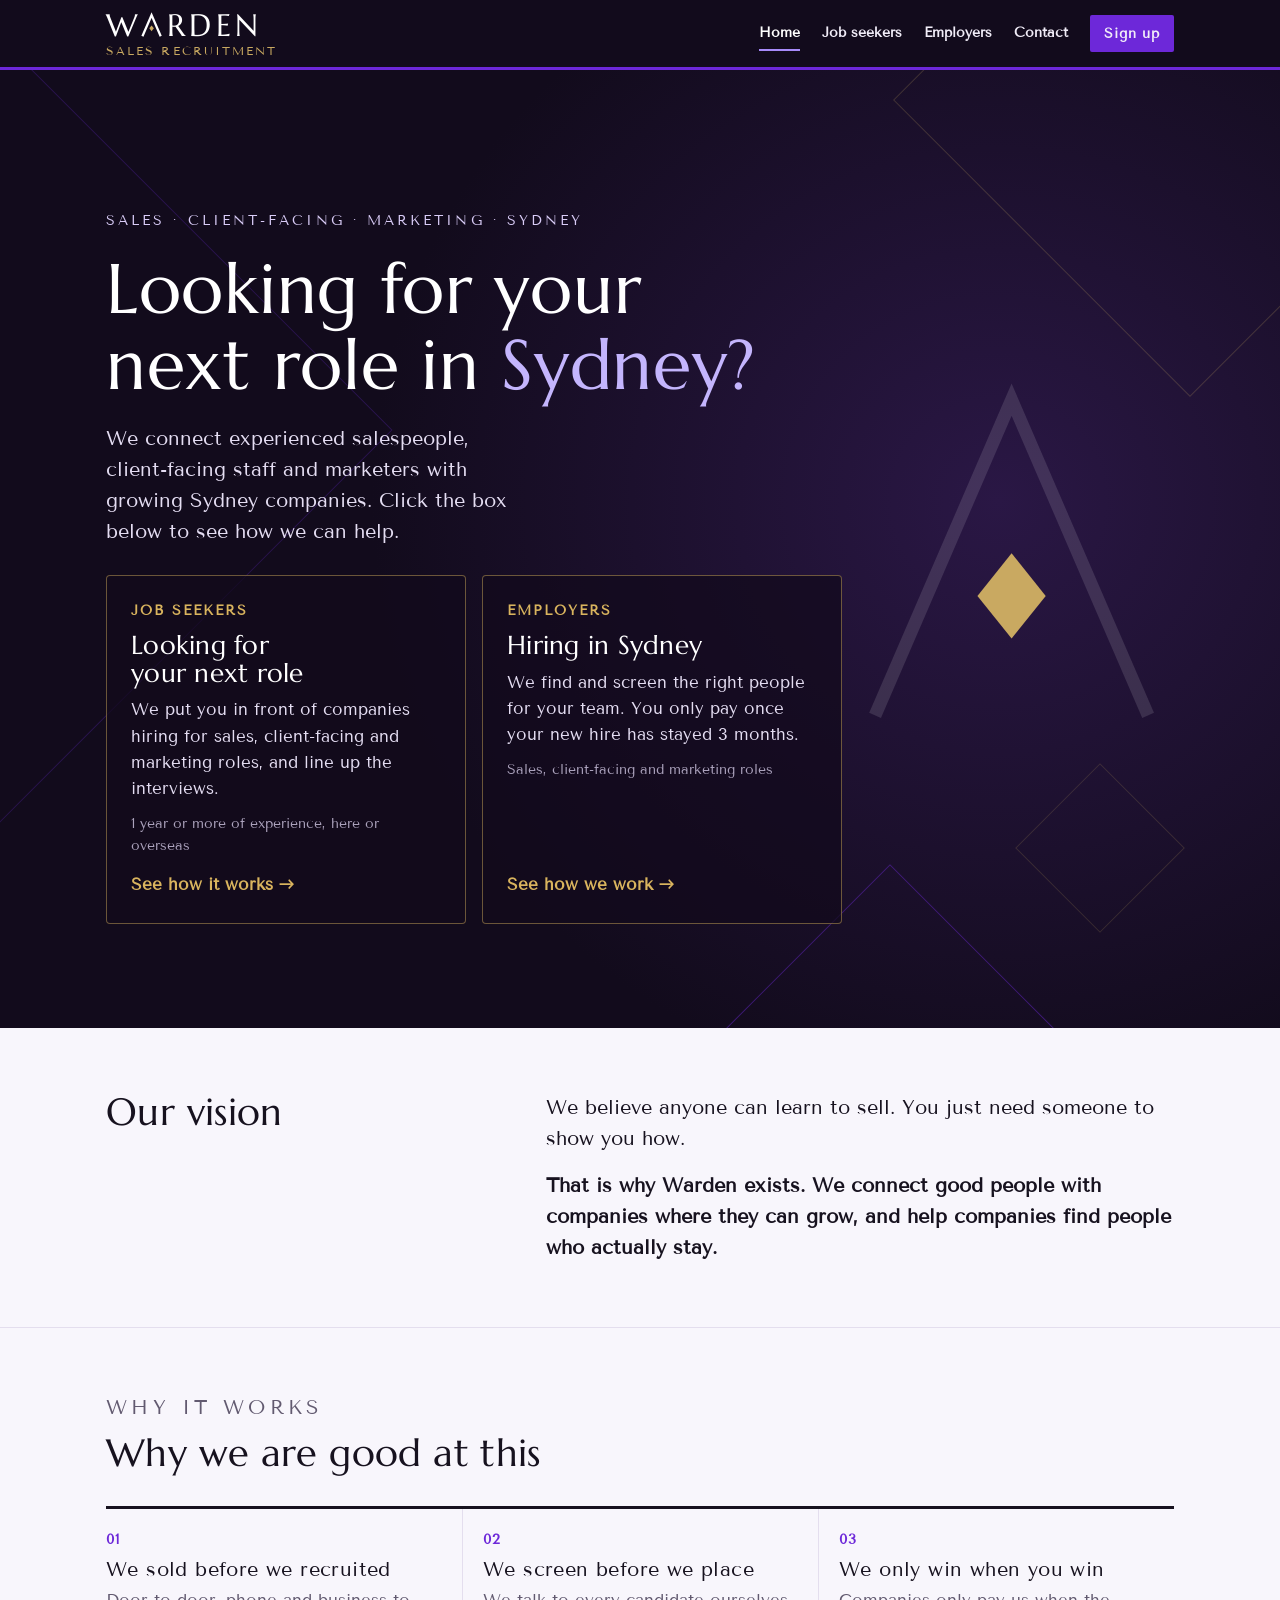
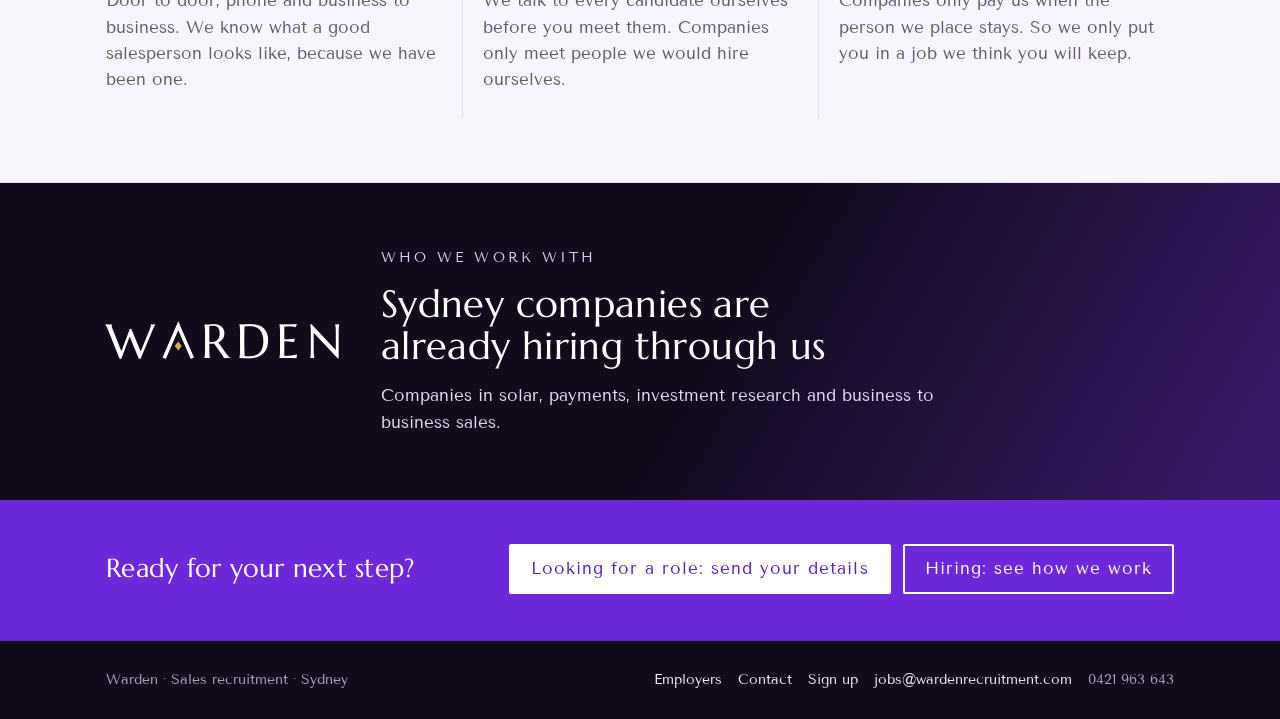
<file: index.html>
<!doctype html>
<html lang="en-AU">
<head>
<meta charset="utf-8">
<meta name="viewport" content="width=device-width,initial-scale=1,viewport-fit=cover">
<title>Warden Recruitment | Sales, Client-Facing and Marketing Recruitment in Sydney</title>
<meta property="og:site_name" content="Warden Recruitment">
<meta name="description" content="Warden Recruitment finds salespeople, client-facing staff and marketers for growing Sydney companies. You only pay once your new hire has stayed 3 months.">
<meta name="claude:viewport-fit-sides" content="cover">
<link rel="preconnect" href="https://fonts.googleapis.com">
<link rel="preconnect" href="https://fonts.gstatic.com" crossorigin>
<link rel="stylesheet" href="https://fonts.googleapis.com/css2?family=Carlito:ital,wght@0,400;0,700;1,400&display=swap">
<link rel="stylesheet" href="https://fonts.googleapis.com/css2?family=Marcellus&family=Tenor+Sans&display=swap">
<link rel="icon" type="image/svg+xml" href="favicon.svg">
<link rel="stylesheet" href="styles.css">
<script type="application/ld+json">{"@context":"https://schema.org","@type":"WebSite","name":"Warden Recruitment","alternateName":"Warden","url":"https://wardenrecruitment.com/"}</script>
</head>
<body>
<header class="topbar">
  <div class="wrap">
    <a class="brand" href="index.html" aria-label="Warden home"><span class="word"><span class="name">W<svg class="a" viewBox="0 0 72 78" aria-hidden="true"><polyline points="4,78 36,4 68,78" fill="none" stroke="currentColor" stroke-width="8"/><path d="M36 40 L44 50 L36 60 L28 50 Z" fill="#C9A961"/></svg>RDEN</span><span class="tag">Sales recruitment</span></span></a>
    <nav class="nav" aria-label="Main"><a class="link" href="index.html" aria-current="page">Home</a><a class="link" href="experienced.html">Job seekers</a><a class="link" href="employers.html">Employers</a><a class="link" href="contact.html">Contact</a><a class="btn small" href="signup.html">Sign up</a></nav>
    <details class="m-menu"><summary>Menu</summary><nav class="m-menu-list" aria-label="Pages"><a href="index.html" aria-current="page">Home</a><a href="experienced.html">Job seekers</a><a href="employers.html">Employers</a><a href="contact.html">Contact</a><a href="signup.html">Sign up</a></nav></details>
  </div>
</header>
<main>
  <section class="hero">
    <div class="hero-art" aria-hidden="true">
      <span class="dmd d1"></span><span class="dmd d2"></span><span class="dmd d3"></span><span class="dmd d4"></span>
      <svg class="big-a" viewBox="0 0 72 78"><polyline points="4,78 36,4 68,78" fill="none" stroke="currentColor" stroke-width="3"/><path d="M36 40 L44 50 L36 60 L28 50 Z" fill="#C9A961"/></svg>
    </div>
    <div class="wrap">
      <div class="copy">
        <p class="eyebrow">Sales · Client-facing · Marketing · Sydney</p>
        <h1>Looking for your next role in <em>Sydney?</em></h1>
        <p class="lede">We connect experienced salespeople, client-facing staff and marketers with growing Sydney companies. Click the box below to see how we can help.</p>
        <div class="paths">
          <a class="path" href="experienced.html">
            <span class="path-tag">Job seekers</span>
            <h2>Looking for your next role</h2>
            <p>We put you in front of companies hiring for sales, client-facing and marketing roles, and line up the interviews.</p>
            <span class="path-note">1 year or more of experience, here or overseas</span>
            <span class="path-go">See how it works &rarr;</span>
          </a>
          <a class="path" href="employers.html">
            <span class="path-tag">Employers</span>
            <h2>Hiring in Sydney</h2>
            <p>We find and screen the right people for your team. You only pay once your new hire has stayed 3 months.</p>
            <span class="path-note">Sales, client-facing and marketing roles</span>
            <span class="path-go">See how we work &rarr;</span>
          </a>
        </div>
      </div>
    </div>
  </section>

  <section class="band story-band">
    <div class="wrap story">
      <div class="sec-head">
        <h2>Our vision</h2>
      </div>
      <div class="prose story-text">
        <p>We believe anyone can learn to sell. You just need someone to show you how.</p>
        <p class="story-punch">That is why Warden exists. We connect good people with companies where they can grow, and help companies find people who actually stay.</p>
      </div>
    </div>
  </section>

  <section class="band">
    <div class="wrap">
      <div class="sec-head">
        <p class="eyebrow">Why it works</p>
        <h2>Why we are good at this</h2>
      </div>
      <div class="steps steps-3">
        <div class="step"><span class="n">01</span><h3>We sold before we recruited</h3><p>Door to door, phone and business to business. We know what a good salesperson looks like, because we have been one.</p></div>
        <div class="step"><span class="n">02</span><h3>We screen before we place</h3><p>We talk to every candidate ourselves before you meet them. Companies only meet people we would hire ourselves.</p></div>
        <div class="step"><span class="n">03</span><h3>We only win when you win</h3><p>Companies only pay us when the person we place stays. So we only put you in a job we think you will keep.</p></div>
      </div>
    </div>
  </section>

  <section class="band promise-band">
    <div class="wrap promise">
      <div class="seal seal-word" aria-hidden="true">W<svg viewBox="0 0 72 78"><polyline points="4,78 36,4 68,78" fill="none" stroke="currentColor" stroke-width="8"/><path d="M36 40 L44 50 L36 60 L28 50 Z" fill="#C9A961"/></svg>RDEN</div>
      <div class="prose">
        <p class="eyebrow">Who we work with</p>
        <h2>Sydney companies are already hiring through us</h2>
        <p>Companies in solar, payments, investment research and business to business sales.</p>
      </div>
    </div>
  </section>

  <section class="cta-strip">
    <div class="wrap">
      <h2>Ready for your next step?</h2>
      <div class="ctas-2">
        <a class="btn gold" href="signup.html">Looking for a role: send your details</a>
        <a class="btn line" href="employers.html">Hiring: see how we work</a>
      </div>
    </div>
  </section>
</main>
<footer class="site">
  <div class="wrap">
    <span>Warden · Sales recruitment · Sydney</span>
    <span><a href="employers.html">Employers</a><a href="contact.html">Contact</a><a href="signup.html">Sign up</a><a href="mailto:jobs@wardenrecruitment.com">jobs@wardenrecruitment.com</a>0421 963 643</span>
  </div>
</footer>
</body>
</html>
</file>
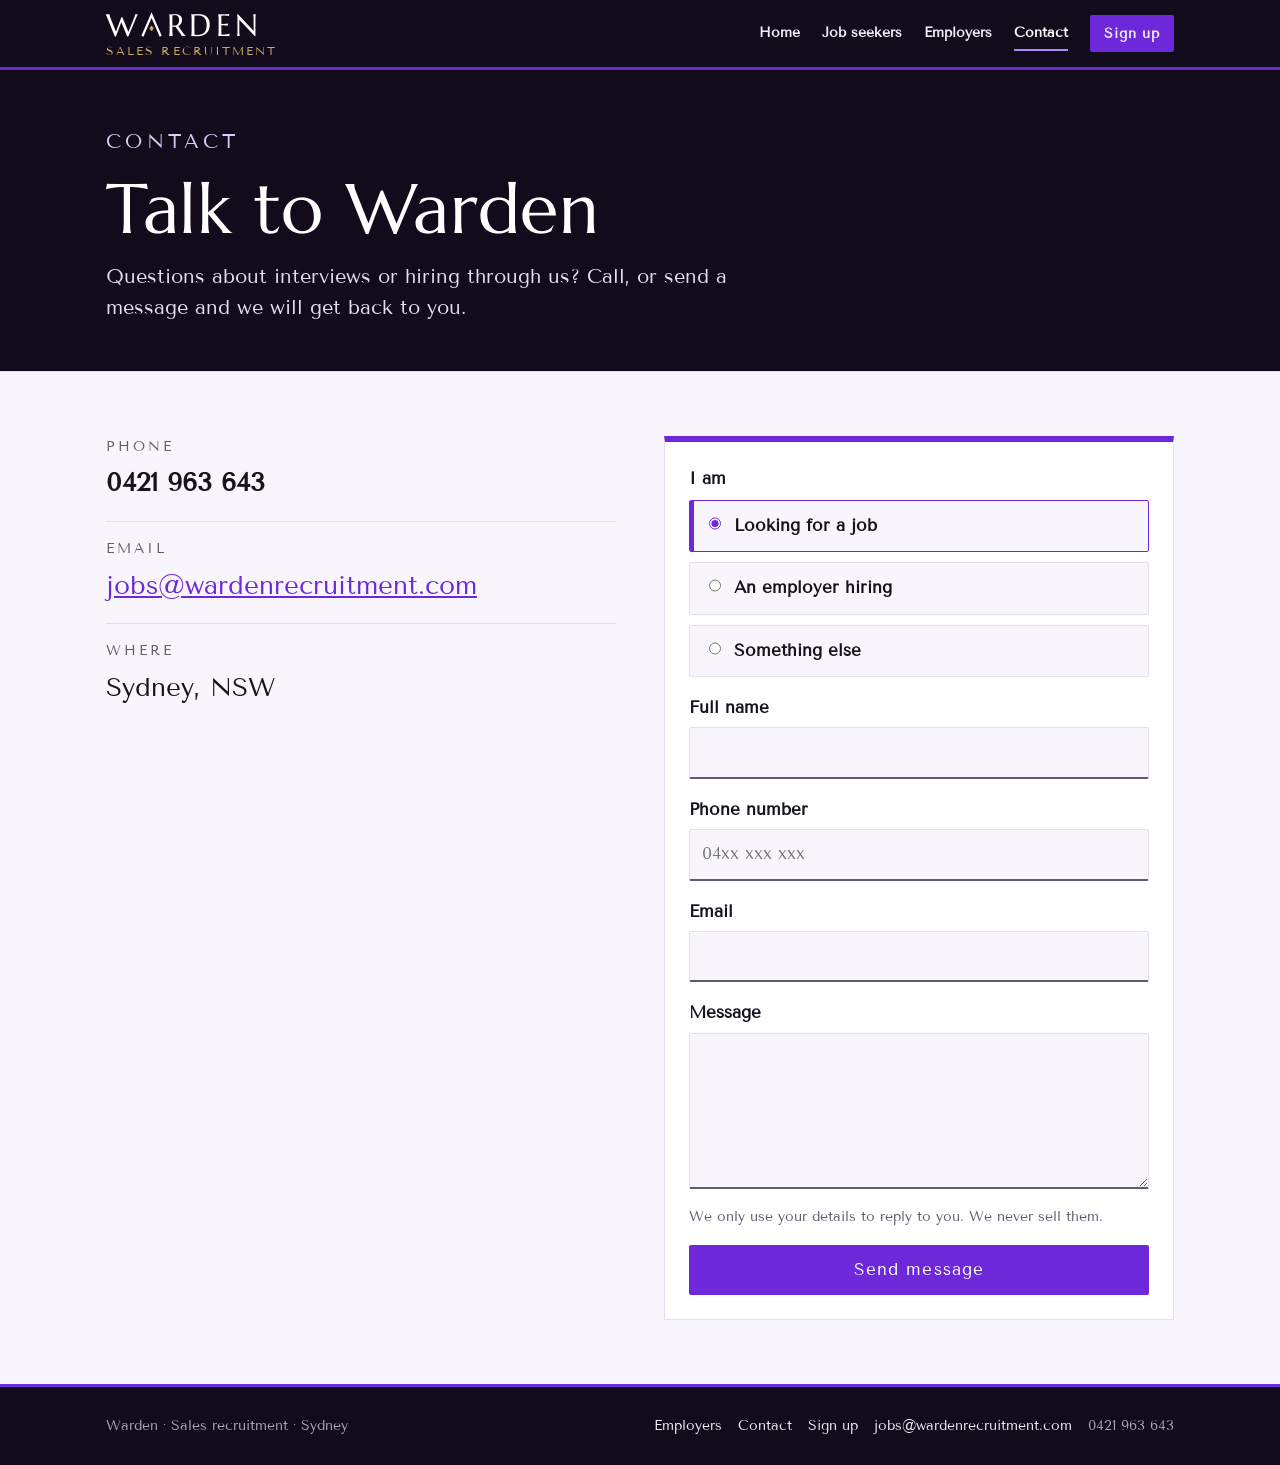
<file: contact.html>
<!doctype html>
<html lang="en-AU">
<head>
<meta charset="utf-8">
<meta name="viewport" content="width=device-width,initial-scale=1,viewport-fit=cover">
<title>Contact | Warden Recruitment</title>
<meta property="og:site_name" content="Warden Recruitment">
<meta name="description" content="Contact Warden Recruitment about jobs or hiring in Sydney. Call 0421 963 643 or email jobs@wardenrecruitment.com.">
<meta name="claude:viewport-fit-sides" content="cover">
<link rel="preconnect" href="https://fonts.googleapis.com">
<link rel="preconnect" href="https://fonts.gstatic.com" crossorigin>
<link rel="stylesheet" href="https://fonts.googleapis.com/css2?family=Carlito:ital,wght@0,400;0,700;1,400&display=swap">
<link rel="stylesheet" href="https://fonts.googleapis.com/css2?family=Marcellus&family=Tenor+Sans&display=swap">
<link rel="icon" type="image/svg+xml" href="favicon.svg">
<link rel="stylesheet" href="styles.css">
</head>
<body>
<header class="topbar">
  <div class="wrap">
    <a class="brand" href="index.html" aria-label="Warden home"><span class="word"><span class="name">W<svg class="a" viewBox="0 0 72 78" aria-hidden="true"><polyline points="4,78 36,4 68,78" fill="none" stroke="currentColor" stroke-width="8"/><path d="M36 40 L44 50 L36 60 L28 50 Z" fill="#C9A961"/></svg>RDEN</span><span class="tag">Sales recruitment</span></span></a>
    <nav class="nav" aria-label="Main"><a class="link" href="index.html">Home</a><a class="link" href="experienced.html">Job seekers</a><a class="link" href="employers.html">Employers</a><a class="link" href="contact.html" aria-current="page">Contact</a><a class="btn small" href="signup.html">Sign up</a></nav>
    <details class="m-menu"><summary>Menu</summary><nav class="m-menu-list" aria-label="Pages"><a href="index.html">Home</a><a href="experienced.html">Job seekers</a><a href="employers.html">Employers</a><a href="contact.html" aria-current="page">Contact</a><a href="signup.html">Sign up</a></nav></details>
  </div>
</header>
<main>
  <section class="page-head">
    <div class="wrap">
      <p class="eyebrow">Contact</p>
      <h1>Talk to Warden</h1>
      <p>Questions about interviews or hiring through us? Call, or send a message and we will get back to you.</p>
    </div>
  </section>

  <section class="band">
    <div class="wrap split">
      <div class="prose">
        <div class="contact-block">
          <p class="eyebrow">Phone</p>
          <p class="big"><b>0421 963 643</b></p>
        </div>
        <div class="contact-block">
          <p class="eyebrow">Email</p>
          <p class="big"><a href="mailto:jobs@wardenrecruitment.com">jobs@wardenrecruitment.com</a></p>
        </div>
        <div class="contact-block">
          <p class="eyebrow">Where</p>
          <p class="big">Sydney, NSW</p>
        </div>
      </div>

      <form class="form-card" id="contact-form" novalidate>
        <fieldset class="track">
          <legend>I am</legend>
          <label for="who-cand"><input type="radio" name="who" id="who-cand" value="Candidate" checked><span><b>Looking for a job</b></span></label>
          <label for="who-emp"><input type="radio" name="who" id="who-emp" value="Employer"><span><b>An employer hiring</b></span></label>
          <label for="who-other"><input type="radio" name="who" id="who-other" value="Other"><span><b>Something else</b></span></label>
        </fieldset>
        <div class="field">
          <label for="c-name">Full name</label>
          <input id="c-name" type="text" autocomplete="name" required>
          <span class="err" id="c-name-err" hidden>Enter your full name.</span>
        </div>
        <div class="field" id="company-field" hidden>
          <label for="c-company">Company</label>
          <input id="c-company" type="text" autocomplete="organization">
          <span class="err" id="c-company-err" hidden>Enter your company name.</span>
        </div>
        <div class="field">
          <label for="c-phone">Phone number</label>
          <input id="c-phone" type="tel" autocomplete="tel" inputmode="tel" placeholder="04xx xxx xxx" required>
          <span class="err" id="c-phone-err" hidden>Enter a phone number we can call, for example 0412 345 678.</span>
        </div>
        <div class="field">
          <label for="c-email">Email</label>
          <input id="c-email" type="email" autocomplete="email" required>
          <span class="err" id="c-email-err" hidden>Enter an email address like name@example.com.</span>
        </div>
        <div class="field">
          <label for="c-msg">Message</label>
          <textarea id="c-msg" rows="5" required></textarea>
          <span class="err" id="c-msg-err" hidden>Write a short message so we know how to help.</span>
        </div>
        <p class="privacy-note">We only use your details to reply to you. We never sell them.</p>
        <input type="checkbox" id="c-botcheck" style="display:none" tabindex="-1" autocomplete="off">
        <button class="btn" type="submit" id="c-submit">Send message</button>
        <p class="status" id="c-status" role="status" hidden></p>
      </form>
    </div>
  </section>
</main>
<script>
(function(){
  // Paste your Web3Forms access key here (the same key as on signup.html).
  var ACCESS_KEY = "c9df0492-1f9b-4362-9cc6-118bb873a392";
  function $(id){ return document.getElementById(id); }
  var form = $("contact-form"), statusEl = $("c-status"), btn = $("c-submit");
  function isEmp(){ return $("who-emp").checked; }
  function sync(){ $("company-field").hidden = !isEmp(); }
  var radios = ["who-cand","who-emp","who-other"];
  for (var r = 0; r < radios.length; r++) { $(radios[r]).addEventListener("change", sync); }
  if (location.hash === "#employer") { $("who-emp").checked = true; }
  sync();
  function check(id, ok){
    $(id).setAttribute("aria-invalid", ok ? "false" : "true");
    $(id + "-err").hidden = ok;
    return ok;
  }
  form.addEventListener("submit", function(e){
    e.preventDefault();
    statusEl.hidden = true;
    var who = "Other";
    for (var r = 0; r < radios.length; r++) { if ($(radios[r]).checked) who = $(radios[r]).value; }
    var name = $("c-name").value.trim();
    var company = $("c-company").value.trim();
    var phone = $("c-phone").value.trim();
    var email = $("c-email").value.trim();
    var msg = $("c-msg").value.trim();
    var ids = ["c-name","c-company","c-phone","c-email","c-msg"];
    var ok = [
      check("c-name", name.length >= 2),
      check("c-company", !isEmp() || company.length >= 2),
      check("c-phone", phone.replace(/[^\d]/g, "").length >= 8),
      check("c-email", /^[^\s@]+@[^\s@]+\.[^\s@]+$/.test(email)),
      check("c-msg", msg.length >= 5)
    ];
    for (var i = 0; i < ok.length; i++) {
      if (!ok[i]) { $(ids[i]).focus(); return; }
    }
    if (ACCESS_KEY.indexOf("YOUR_") === 0) {
      statusEl.textContent = "This form is not connected yet, so nothing was sent. Call 0421 963 643 instead.";
      statusEl.hidden = false;
      return;
    }
    btn.disabled = true;
    btn.textContent = "Sending...";
    fetch("https://api.web3forms.com/submit", {
      method: "POST",
      headers: {"Content-Type": "application/json", "Accept": "application/json"},
      body: JSON.stringify({
        access_key: ACCESS_KEY,
        subject: "Website message (" + who + "): " + name,
        from_name: "Warden website",
        type: who, name: name, company: isEmp() ? company : "", phone: phone, email: email, message: msg,
        botcheck: $("c-botcheck").checked
      })
    }).then(function(r){ return r.json(); }).then(function(data){
      if (!data.success) throw new Error("failed");
      form.innerHTML = '<div class="done"><p class="eyebrow">Message sent</p><h3>Thanks, <span id="c-fn"></span>.</h3><p>We will get back to you within a few days. Need an answer sooner? Call 0421 963 643.</p></div>';
      $("c-fn").textContent = name.split(" ")[0];
    }).catch(function(){
      btn.disabled = false;
      btn.textContent = "Send message";
      statusEl.textContent = "Your message did not go through. Check your connection and try again, or call 0421 963 643.";
      statusEl.hidden = false;
    });
  });
})();
</script>
<footer class="site">
  <div class="wrap">
    <span>Warden · Sales recruitment · Sydney</span>
    <span><a href="employers.html">Employers</a><a href="contact.html">Contact</a><a href="signup.html">Sign up</a><a href="mailto:jobs@wardenrecruitment.com">jobs@wardenrecruitment.com</a>0421 963 643</span>
  </div>
</footer>
</body>
</html>
</file>
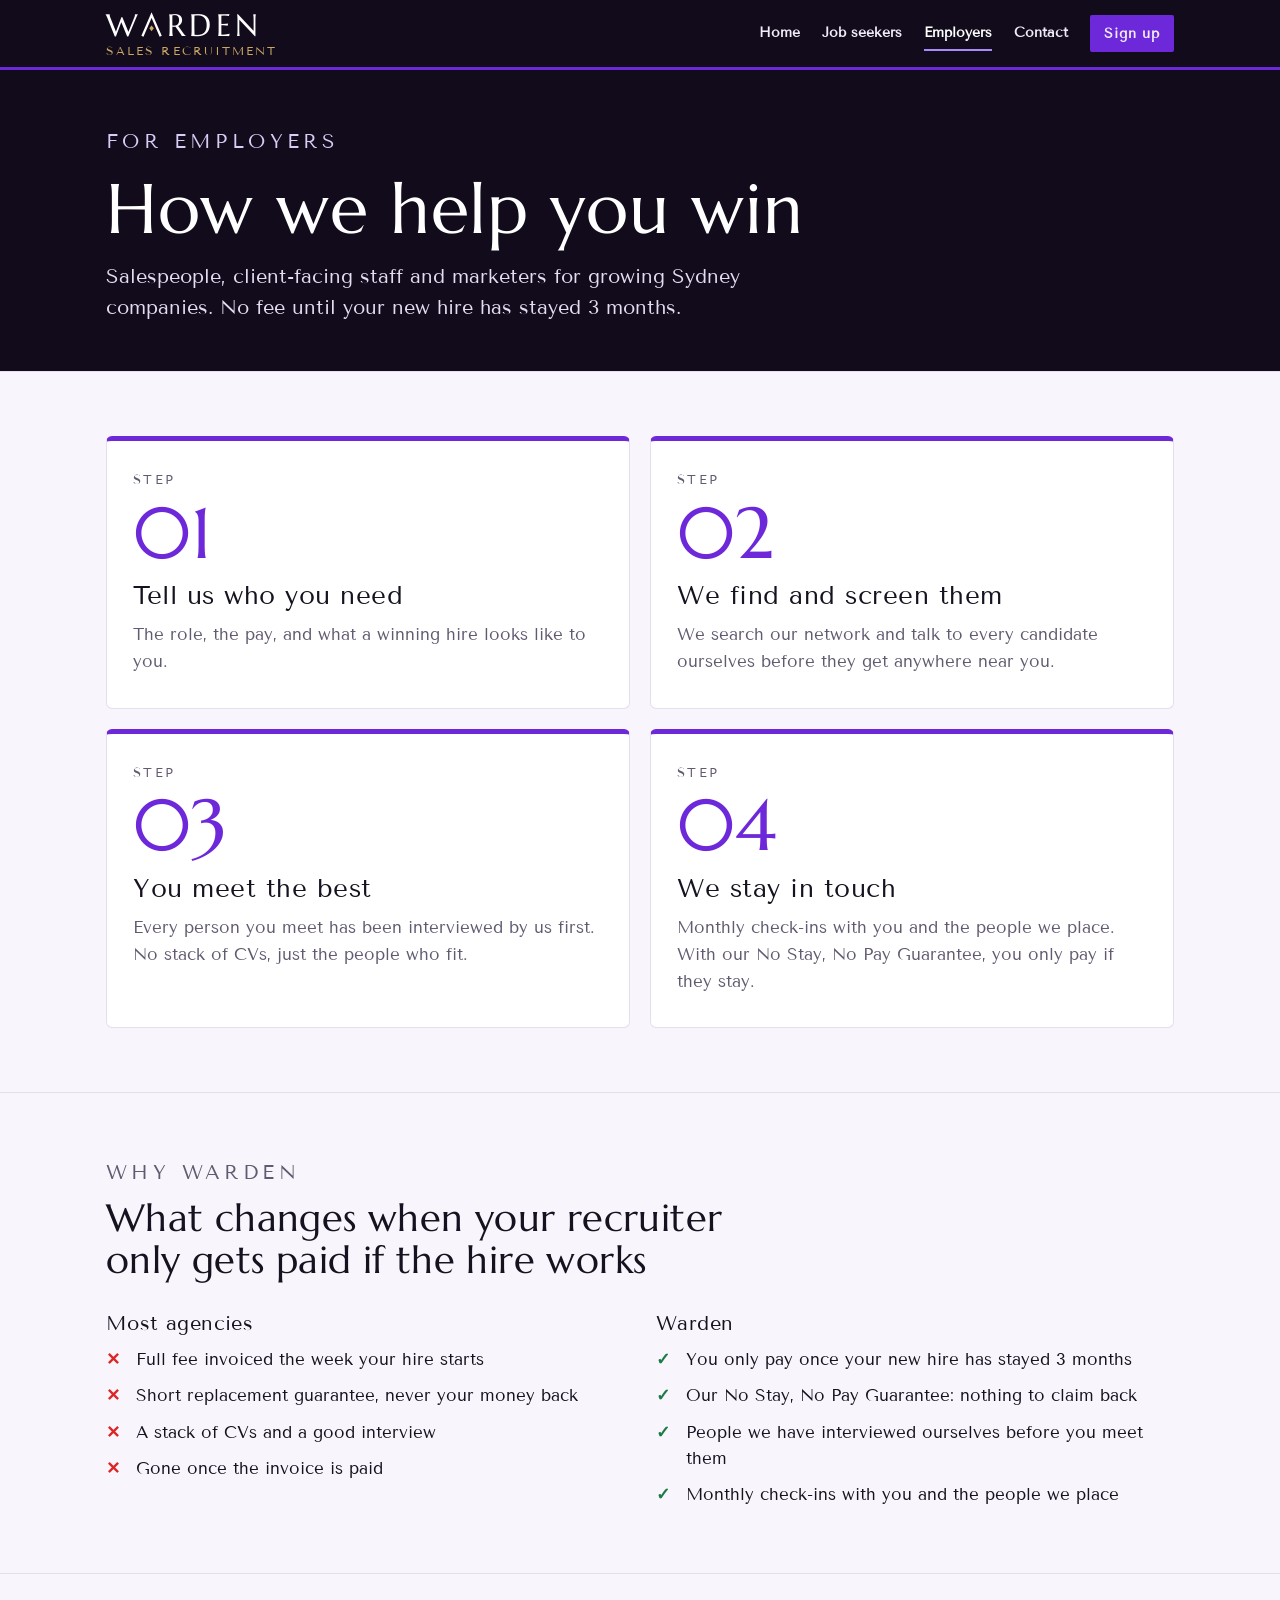
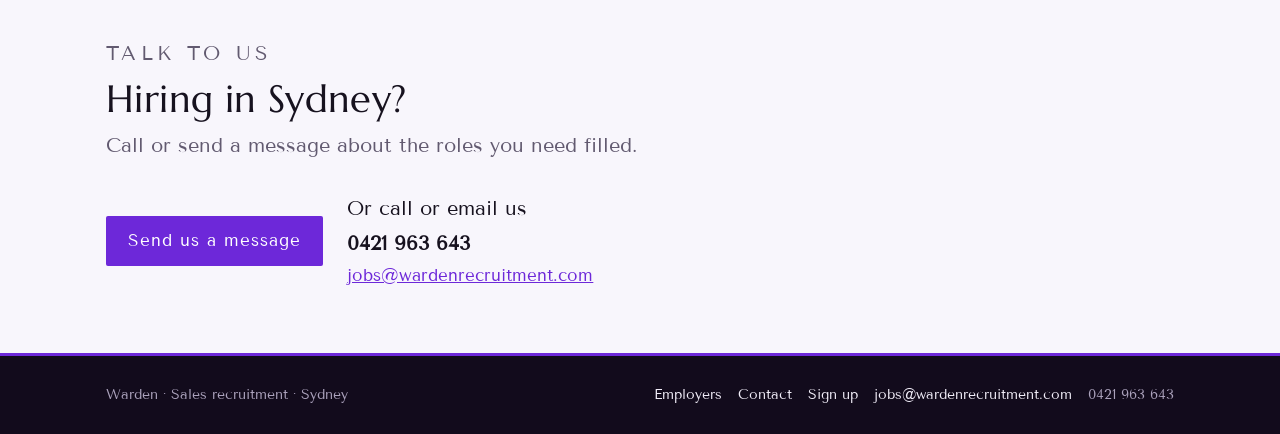
<file: employers.html>
<!doctype html>
<html lang="en-AU">
<head>
<meta charset="utf-8">
<meta name="viewport" content="width=device-width,initial-scale=1,viewport-fit=cover">
<title>For Employers | Warden Recruitment</title>
<meta property="og:site_name" content="Warden Recruitment">
<meta name="description" content="Hire salespeople, client-facing staff and marketers in Sydney. You only pay once your new hire has stayed 3 months.">
<meta name="claude:viewport-fit-sides" content="cover">
<link rel="preconnect" href="https://fonts.googleapis.com">
<link rel="preconnect" href="https://fonts.gstatic.com" crossorigin>
<link rel="stylesheet" href="https://fonts.googleapis.com/css2?family=Carlito:ital,wght@0,400;0,700;1,400&display=swap">
<link rel="stylesheet" href="https://fonts.googleapis.com/css2?family=Marcellus&family=Tenor+Sans&display=swap">
<link rel="icon" type="image/svg+xml" href="favicon.svg">
<link rel="stylesheet" href="styles.css">
</head>
<body>
<header class="topbar">
  <div class="wrap">
    <a class="brand" href="index.html" aria-label="Warden home"><span class="word"><span class="name">W<svg class="a" viewBox="0 0 72 78" aria-hidden="true"><polyline points="4,78 36,4 68,78" fill="none" stroke="currentColor" stroke-width="8"/><path d="M36 40 L44 50 L36 60 L28 50 Z" fill="#C9A961"/></svg>RDEN</span><span class="tag">Sales recruitment</span></span></a>
    <nav class="nav" aria-label="Main"><a class="link" href="index.html">Home</a><a class="link" href="experienced.html">Job seekers</a><a class="link" href="employers.html" aria-current="page">Employers</a><a class="link" href="contact.html">Contact</a><a class="btn small" href="signup.html">Sign up</a></nav>
    <details class="m-menu"><summary>Menu</summary><nav class="m-menu-list" aria-label="Pages"><a href="index.html">Home</a><a href="experienced.html">Job seekers</a><a href="employers.html" aria-current="page">Employers</a><a href="contact.html">Contact</a><a href="signup.html">Sign up</a></nav></details>
  </div>
</header>
<main>
  <section class="page-head">
    <div class="wrap">
      <p class="eyebrow">For employers</p>
      <h1>How we help you win</h1>
      <p>Salespeople, client-facing staff and marketers for growing Sydney companies. No fee until your new hire has stayed 3 months.</p>
    </div>
  </section>

  <section class="band">
    <div class="wrap">
      <div class="steps steps-big">
        <div class="step"><span class="lbl">Step</span><span class="n">01</span><h3>Tell us who you need</h3><p>The role, the pay, and what a winning hire looks like to you.</p></div>
        <div class="step"><span class="lbl">Step</span><span class="n">02</span><h3>We find and screen them</h3><p>We search our network and talk to every candidate ourselves before they get anywhere near you.</p></div>
        <div class="step"><span class="lbl">Step</span><span class="n">03</span><h3>You meet the best</h3><p>Every person you meet has been interviewed by us first. No stack of CVs, just the people who fit.</p></div>
        <div class="step"><span class="lbl">Step</span><span class="n">04</span><h3>We stay in touch</h3><p>Monthly check-ins with you and the people we place. With our No Stay, No Pay Guarantee, you only pay if they stay.</p></div>
      </div>
    </div>
  </section>

  <section class="band">
    <div class="wrap">
      <div class="sec-head">
        <p class="eyebrow">Why Warden</p>
        <h2>What changes when your recruiter only gets paid if the hire works</h2>
      </div>
      <div class="fit">
        <div>
          <h3>Most agencies</h3>
          <ul>
            <li class="no"><span>Full fee invoiced the week your hire starts</span></li>
            <li class="no"><span>Short replacement guarantee, never your money back</span></li>
            <li class="no"><span>A stack of CVs and a good interview</span></li>
            <li class="no"><span>Gone once the invoice is paid</span></li>
          </ul>
        </div>
        <div>
          <h3>Warden</h3>
          <ul>
            <li class="yes"><span>You only pay once your new hire has stayed 3 months</span></li>
            <li class="yes"><span>Our No Stay, No Pay Guarantee: nothing to claim back</span></li>
            <li class="yes"><span>People we have interviewed ourselves before you meet them</span></li>
            <li class="yes"><span>Monthly check-ins with you and the people we place</span></li>
          </ul>
        </div>
      </div>
    </div>
  </section>

  <section class="band">
    <div class="wrap">
      <div class="sec-head">
        <p class="eyebrow">Talk to us</p>
        <h2>Hiring in Sydney?</h2>
        <p>Call or send a message about the roles you need filled.</p>
      </div>
      <div class="ctas-row"><a class="btn" href="contact.html#employer">Send us a message</a><p class="phone"><span>Or call or email us</span><b>0421 963 643</b><a href="mailto:jobs@wardenrecruitment.com">jobs@wardenrecruitment.com</a></p></div>
    </div>
  </section>
</main>
<footer class="site">
  <div class="wrap">
    <span>Warden · Sales recruitment · Sydney</span>
    <span><a href="employers.html">Employers</a><a href="contact.html">Contact</a><a href="signup.html">Sign up</a><a href="mailto:jobs@wardenrecruitment.com">jobs@wardenrecruitment.com</a>0421 963 643</span>
  </div>
</footer>
</body>
</html>
</file>
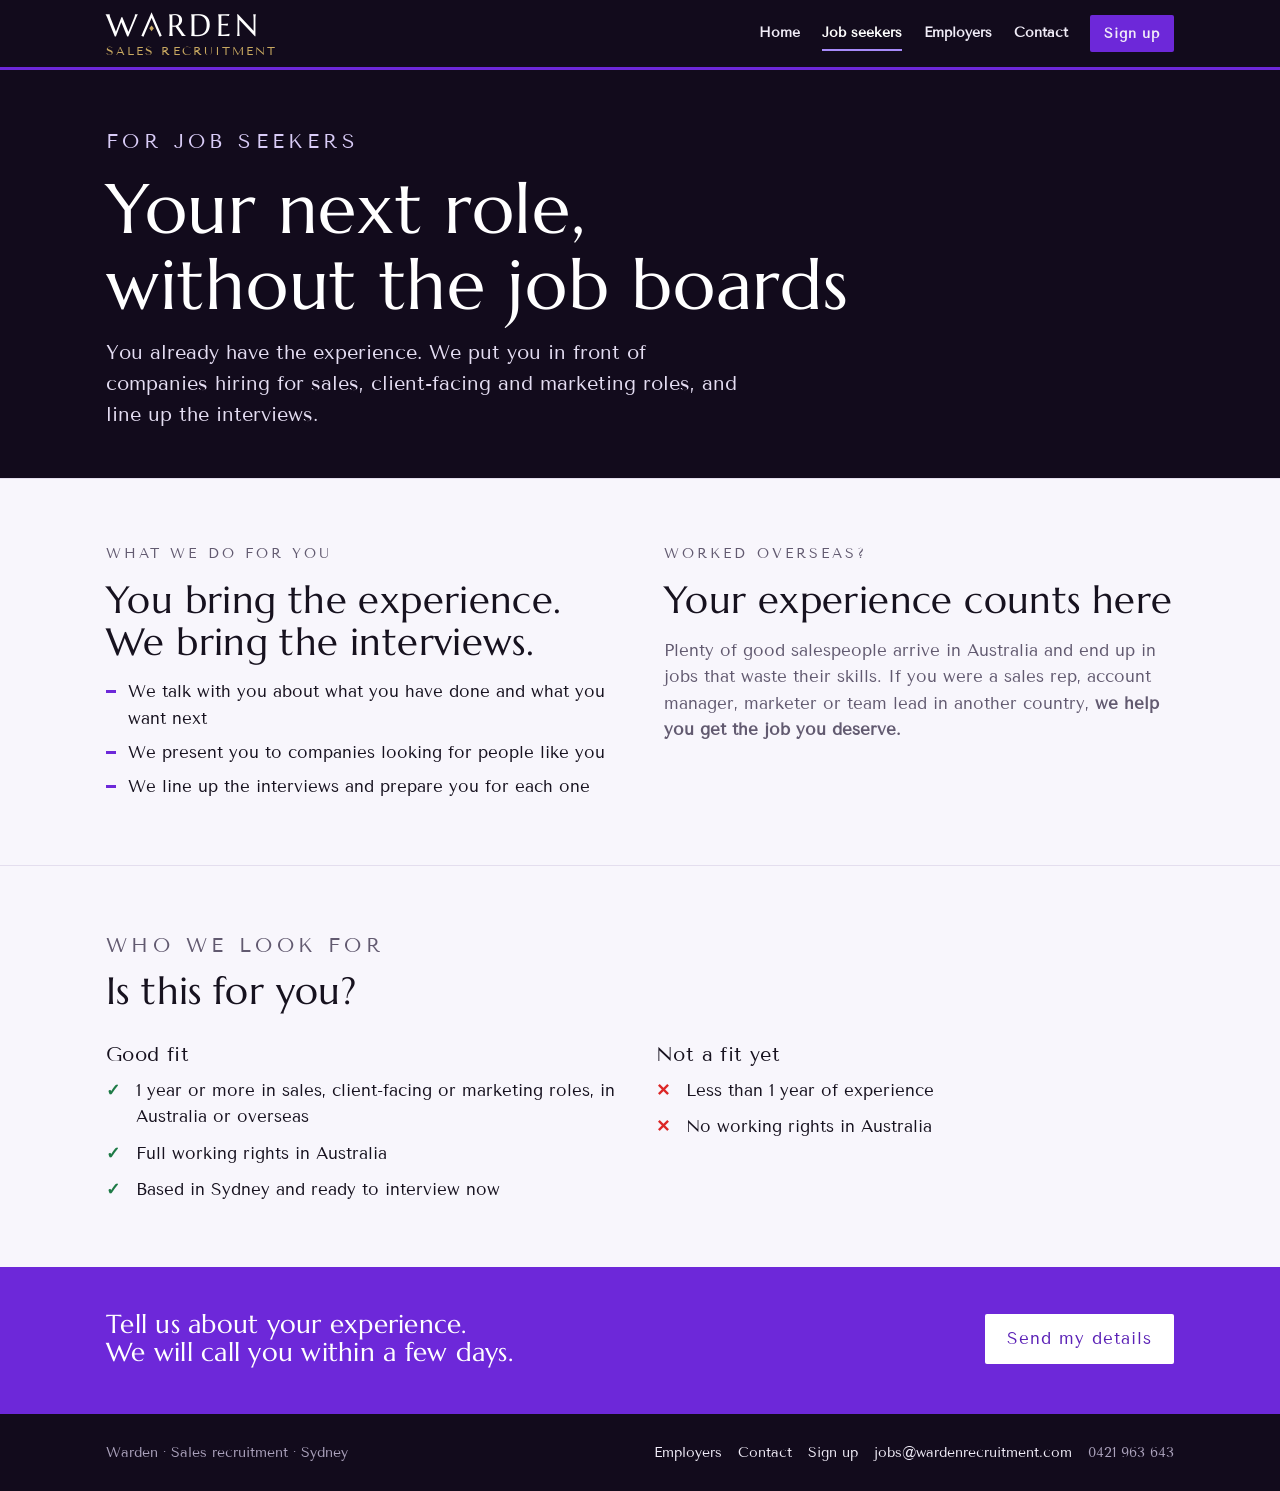
<file: experienced.html>
<!doctype html>
<html lang="en-AU">
<head>
<meta charset="utf-8">
<meta name="viewport" content="width=device-width,initial-scale=1,viewport-fit=cover">
<title>Job Seekers | Warden Recruitment</title>
<meta property="og:site_name" content="Warden Recruitment">
<meta name="description" content="Experienced in sales, client-facing or marketing roles in Sydney? We put you in front of companies hiring and line up the interviews.">
<meta name="claude:viewport-fit-sides" content="cover">
<link rel="preconnect" href="https://fonts.googleapis.com">
<link rel="preconnect" href="https://fonts.gstatic.com" crossorigin>
<link rel="stylesheet" href="https://fonts.googleapis.com/css2?family=Carlito:ital,wght@0,400;0,700;1,400&display=swap">
<link rel="stylesheet" href="https://fonts.googleapis.com/css2?family=Marcellus&family=Tenor+Sans&display=swap">
<link rel="icon" type="image/svg+xml" href="favicon.svg">
<link rel="stylesheet" href="styles.css">
</head>
<body>
<header class="topbar">
  <div class="wrap">
    <a class="brand" href="index.html" aria-label="Warden home"><span class="word"><span class="name">W<svg class="a" viewBox="0 0 72 78" aria-hidden="true"><polyline points="4,78 36,4 68,78" fill="none" stroke="currentColor" stroke-width="8"/><path d="M36 40 L44 50 L36 60 L28 50 Z" fill="#C9A961"/></svg>RDEN</span><span class="tag">Sales recruitment</span></span></a>
    <nav class="nav" aria-label="Main"><a class="link" href="index.html">Home</a><a class="link" href="experienced.html" aria-current="page">Job seekers</a><a class="link" href="employers.html">Employers</a><a class="link" href="contact.html">Contact</a><a class="btn small" href="signup.html">Sign up</a></nav>
    <details class="m-menu"><summary>Menu</summary><nav class="m-menu-list" aria-label="Pages"><a href="index.html">Home</a><a href="experienced.html" aria-current="page">Job seekers</a><a href="employers.html">Employers</a><a href="contact.html">Contact</a><a href="signup.html">Sign up</a></nav></details>
  </div>
</header>
<main>
  <section class="page-head">
    <div class="wrap">
      <p class="eyebrow">For job seekers</p>
      <h1>Your next role, without the job boards</h1>
      <p>You already have the experience. We put you in front of companies hiring for sales, client-facing and marketing roles, and line up the interviews.</p>
    </div>
  </section>

  <section class="band">
    <div class="wrap split">
      <div class="prose">
        <p class="eyebrow">What we do for you</p>
        <h2>You bring the experience. We bring the interviews.</h2>
        <ul class="ticks">
          <li>We talk with you about what you have done and what you want next</li>
          <li>We present you to companies looking for people like you</li>
          <li>We line up the interviews and prepare you for each one</li>
        </ul>
      </div>
      <div class="prose">
        <p class="eyebrow">Worked overseas?</p>
        <h2>Your experience counts here</h2>
        <p>Plenty of good salespeople arrive in Australia and end up in jobs that waste their skills. If you were a sales rep, account manager, marketer or team lead in another country, <b>we help you get the job you deserve.</b></p>
      </div>
    </div>
  </section>

  <section class="band">
    <div class="wrap">
      <div class="sec-head">
        <p class="eyebrow">Who we look for</p>
        <h2>Is this for you?</h2>
      </div>
      <div class="fit">
        <div>
          <h3>Good fit</h3>
          <ul>
            <li class="yes"><span>1 year or more in sales, client-facing or marketing roles, in Australia or overseas</span></li>
            <li class="yes"><span>Full working rights in Australia</span></li>
            <li class="yes"><span>Based in Sydney and ready to interview now</span></li>
          </ul>
        </div>
        <div>
          <h3>Not a fit yet</h3>
          <ul>
            <li class="no"><span>Less than 1 year of experience</span></li>
            <li class="no"><span>No working rights in Australia</span></li>
          </ul>
        </div>
      </div>
    </div>
  </section>

  <section class="cta-strip">
    <div class="wrap">
      <h2>Tell us about your experience. We will call you within a few days.</h2>
      <a class="btn gold" href="signup.html#experienced">Send my details</a>
    </div>
  </section>
</main>
<footer class="site">
  <div class="wrap">
    <span>Warden · Sales recruitment · Sydney</span>
    <span><a href="employers.html">Employers</a><a href="contact.html">Contact</a><a href="signup.html">Sign up</a><a href="mailto:jobs@wardenrecruitment.com">jobs@wardenrecruitment.com</a>0421 963 643</span>
  </div>
</footer>
</body>
</html>
</file>
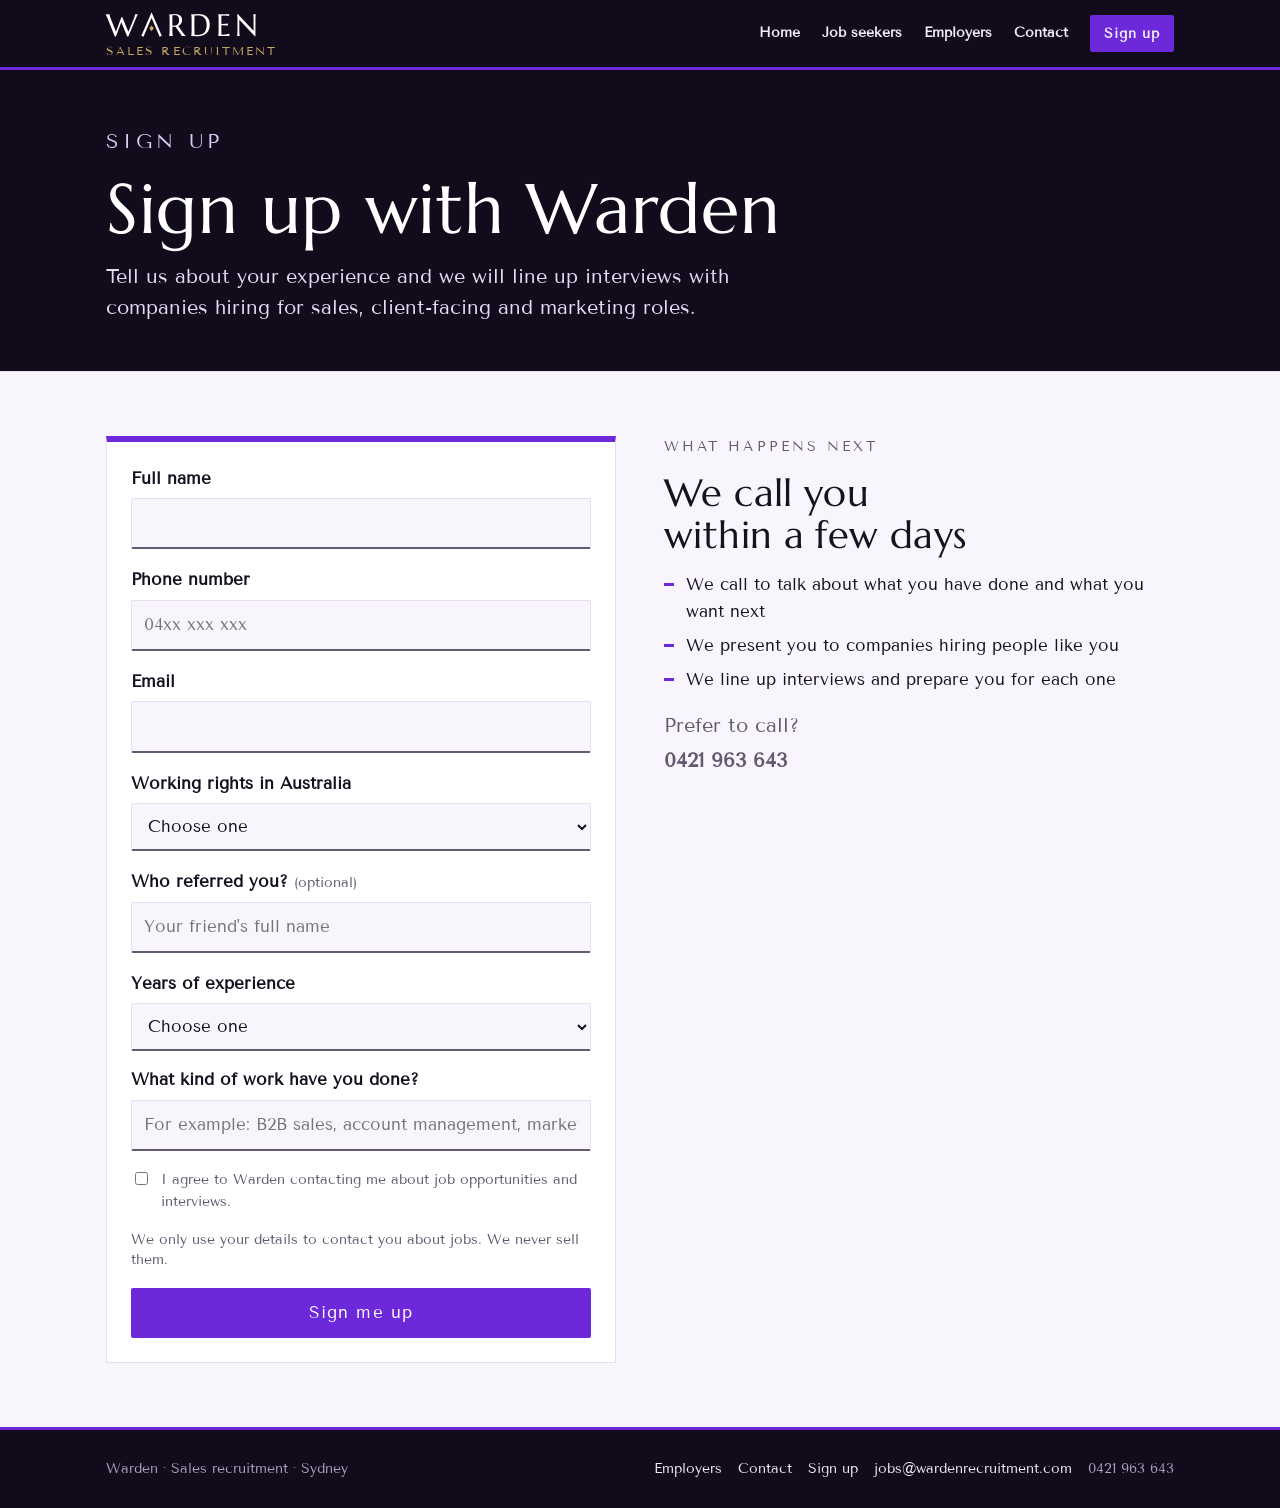
<file: signup.html>
<!doctype html>
<html lang="en-AU">
<head>
<meta charset="utf-8">
<meta name="viewport" content="width=device-width,initial-scale=1,viewport-fit=cover">
<title>Sign Up | Warden Recruitment</title>
<meta property="og:site_name" content="Warden Recruitment">
<meta name="description" content="Send Warden Recruitment your details and we will line up interviews for sales, client-facing and marketing roles in Sydney.">
<meta name="claude:viewport-fit-sides" content="cover">
<link rel="preconnect" href="https://fonts.googleapis.com">
<link rel="preconnect" href="https://fonts.gstatic.com" crossorigin>
<link rel="stylesheet" href="https://fonts.googleapis.com/css2?family=Carlito:ital,wght@0,400;0,700;1,400&display=swap">
<link rel="stylesheet" href="https://fonts.googleapis.com/css2?family=Marcellus&family=Tenor+Sans&display=swap">
<link rel="icon" type="image/svg+xml" href="favicon.svg">
<link rel="stylesheet" href="styles.css">
</head>
<body>
<header class="topbar">
  <div class="wrap">
    <a class="brand" href="index.html" aria-label="Warden home"><span class="word"><span class="name">W<svg class="a" viewBox="0 0 72 78" aria-hidden="true"><polyline points="4,78 36,4 68,78" fill="none" stroke="currentColor" stroke-width="8"/><path d="M36 40 L44 50 L36 60 L28 50 Z" fill="#C9A961"/></svg>RDEN</span><span class="tag">Sales recruitment</span></span></a>
    <nav class="nav" aria-label="Main"><a class="link" href="index.html">Home</a><a class="link" href="experienced.html">Job seekers</a><a class="link" href="employers.html">Employers</a><a class="link" href="contact.html">Contact</a><a class="btn small" href="signup.html">Sign up</a></nav>
    <details class="m-menu"><summary>Menu</summary><nav class="m-menu-list" aria-label="Pages"><a href="index.html">Home</a><a href="experienced.html">Job seekers</a><a href="employers.html">Employers</a><a href="contact.html">Contact</a><a href="signup.html" aria-current="page">Sign up</a></nav></details>
  </div>
</header>
<main>
  <section class="page-head">
    <div class="wrap">
      <p class="eyebrow">Sign up</p>
      <h1>Sign up with Warden</h1>
      <p>Tell us about your experience and we will line up interviews with companies hiring for sales, client-facing and marketing roles.</p>
    </div>
  </section>

  <section class="band">
    <div class="wrap split">
      <form class="form-card" id="signup-form" novalidate>
        <fieldset class="track" hidden>
          <legend>What are you signing up for?</legend>
          <label for="track-class"><input type="radio" name="track" id="track-class" value="Free class day + coaching"><span><b>Free class day and coaching</b><small>New to sales or less than a year in it</small></span></label>
          <label for="track-exp"><input type="radio" name="track" id="track-exp" value="Experienced: interviews" checked><span><b>Interviews for experienced salespeople</b><small>1 year or more in a sales role</small></span></label>
        </fieldset>
        <div class="field">
          <label for="name">Full name</label>
          <input id="name" type="text" autocomplete="name" required>
          <span class="err" id="name-err" hidden>Enter your full name.</span>
        </div>
        <div class="field">
          <label for="phone">Phone number</label>
          <input id="phone" type="tel" autocomplete="tel" inputmode="tel" placeholder="04xx xxx xxx" required>
          <span class="err" id="phone-err" hidden>Enter a phone number we can call, for example 0412 345 678.</span>
        </div>
        <div class="field">
          <label for="email">Email</label>
          <input id="email" type="email" autocomplete="email" required>
          <span class="err" id="email-err" hidden>Enter an email address like name@example.com.</span>
        </div>
        <div class="field">
          <label for="rights">Working rights in Australia</label>
          <select id="rights" required>
            <option value="">Choose one</option>
            <option>Australian citizen</option>
            <option>Permanent resident</option>
            <option>New Zealand citizen</option>
            <option>Working holiday visa</option>
            <option>Other visa with full work rights</option>
            <option>Student visa (limited hours)</option>
            <option>No work rights yet</option>
          </select>
          <span class="err" id="rights-err" hidden>Choose your working rights.</span>
        </div>
        <div class="field">
          <label for="invited">Who referred you? <small>(optional)</small></label>
          <input id="invited" type="text" autocomplete="off" placeholder="Your friend's full name">
        </div>
        <div class="field" id="exp-fields" hidden>
          <label for="years">Years of experience</label>
          <select id="years">
            <option value="">Choose one</option>
            <option>1 to 2 years</option>
            <option>3 to 5 years</option>
            <option>More than 5 years</option>
          </select>
          <span class="err" id="years-err" hidden>Choose how many years of experience you have.</span>
          <label for="sold" style="margin-top:10px">What kind of work have you done?</label>
          <input id="sold" type="text" placeholder="For example: B2B sales, account management, marketing">
          <span class="err" id="sold-err" hidden>Tell us what kind of work you have done.</span>
        </div>
        <label class="consent" for="consent">
          <input id="consent" type="checkbox" required>
          <span>I agree to Warden contacting me about job opportunities and interviews.</span>
        </label>
        <span class="err" id="consent-err" hidden>Tick the box so we can contact you.</span>
        <p class="privacy-note">We only use your details to contact you about jobs. We never sell them.</p>
        <input type="checkbox" id="botcheck" style="display:none" tabindex="-1" autocomplete="off">
        <button class="btn" type="submit" id="submit-btn">Sign me up</button>
        <p class="status" id="form-status" role="status" hidden></p>
      </form>
      <div class="prose">
        <p class="eyebrow">What happens next</p>
        <h2>We call you within a few days</h2>
        <ul class="ticks">
          <li>We call to talk about what you have done and what you want next</li>
          <li>We present you to companies hiring people like you</li>
          <li>We line up interviews and prepare you for each one</li>
        </ul>
        <p class="phone"><span>Prefer to call?</span><b>0421 963 643</b></p>
      </div>
    </div>
  </section>
</main>
<script>
(function(){
  // Paste your Web3Forms access key here (made with the new Warden email address).
  var ACCESS_KEY = "c9df0492-1f9b-4362-9cc6-118bb873a392";
  function $(id){ return document.getElementById(id); }
  var form = $("signup-form"), statusEl = $("form-status"), btn = $("submit-btn");
  var expBox = $("exp-fields");
  function isExp(){ return $("track-exp").checked; }
  function syncTrack(){ expBox.hidden = !isExp(); }
  $("track-class").addEventListener("change", syncTrack);
  $("track-exp").addEventListener("change", syncTrack);
  if (location.hash === "#experienced") { $("track-exp").checked = true; }
  syncTrack();
  function check(id, ok){
    $(id).setAttribute("aria-invalid", ok ? "false" : "true");
    $(id + "-err").hidden = ok;
    return ok;
  }
  form.addEventListener("submit", function(e){
    e.preventDefault();
    statusEl.hidden = true;
    var name = $("name").value.trim();
    var phone = $("phone").value.trim();
    var email = $("email").value.trim();
    var rights = $("rights").value;
    var exp = isExp();
    var years = $("years").value, sold = $("sold").value.trim();
    var invited = $("invited").value.trim();
    var ids = ["name","phone","email","rights","years","sold","consent"];
    var ok = [
      check("name", name.length >= 2),
      check("phone", phone.replace(/[^\d]/g, "").length >= 8),
      check("email", /^[^\s@]+@[^\s@]+\.[^\s@]+$/.test(email)),
      check("rights", rights !== ""),
      check("years", !exp || years !== ""),
      check("sold", !exp || sold.length >= 2),
      check("consent", $("consent").checked)
    ];
    for (var i = 0; i < ok.length; i++) {
      if (!ok[i]) { $(ids[i]).focus(); return; }
    }
    if (ACCESS_KEY.indexOf("YOUR_") === 0) {
      statusEl.textContent = "This form is not connected yet, so nothing was sent. Call 0421 963 643 to book your spot.";
      statusEl.hidden = false;
      return;
    }
    btn.disabled = true;
    btn.textContent = "Sending...";
    fetch("https://api.web3forms.com/submit", {
      method: "POST",
      headers: {"Content-Type": "application/json", "Accept": "application/json"},
      body: JSON.stringify({
        access_key: ACCESS_KEY,
        subject: (exp ? "Experienced candidate: " : "Class day sign-up: ") + name,
        from_name: "Warden website",
        track: exp ? "Experienced: interviews" : "Free class day + coaching",
        name: name, phone: phone, email: email, working_rights: rights,
        years_in_sales: exp ? years : "", has_sold: exp ? sold : "",
        invited_by: invited,
        botcheck: $("botcheck").checked
      })
    }).then(function(r){ return r.json(); }).then(function(data){
      if (!data.success) throw new Error("failed");
      var first = document.createElement("span");
      first.textContent = name.split(" ")[0];
      form.innerHTML = '<div class="done"><p class="eyebrow">Got it</p><h3>Thanks, <span id="fn"></span>.</h3><p>' + (exp ? 'We will call you within a few days to talk about your experience and the roles we have.' : 'We will email you the date and location of the next class day.') + ' Questions before then? Call 0421 963 643.</p></div>';
      $("fn").textContent = first.textContent;
    }).catch(function(){
      btn.disabled = false;
      btn.textContent = "Sign me up";
      statusEl.textContent = "Your sign-up did not go through. Check your connection and try again, or call 0421 963 643.";
      statusEl.hidden = false;
    });
  });
})();
</script>
<footer class="site">
  <div class="wrap">
    <span>Warden · Sales recruitment · Sydney</span>
    <span><a href="employers.html">Employers</a><a href="contact.html">Contact</a><a href="signup.html">Sign up</a><a href="mailto:jobs@wardenrecruitment.com">jobs@wardenrecruitment.com</a>0421 963 643</span>
  </div>
</footer>
</body>
</html>
</file>
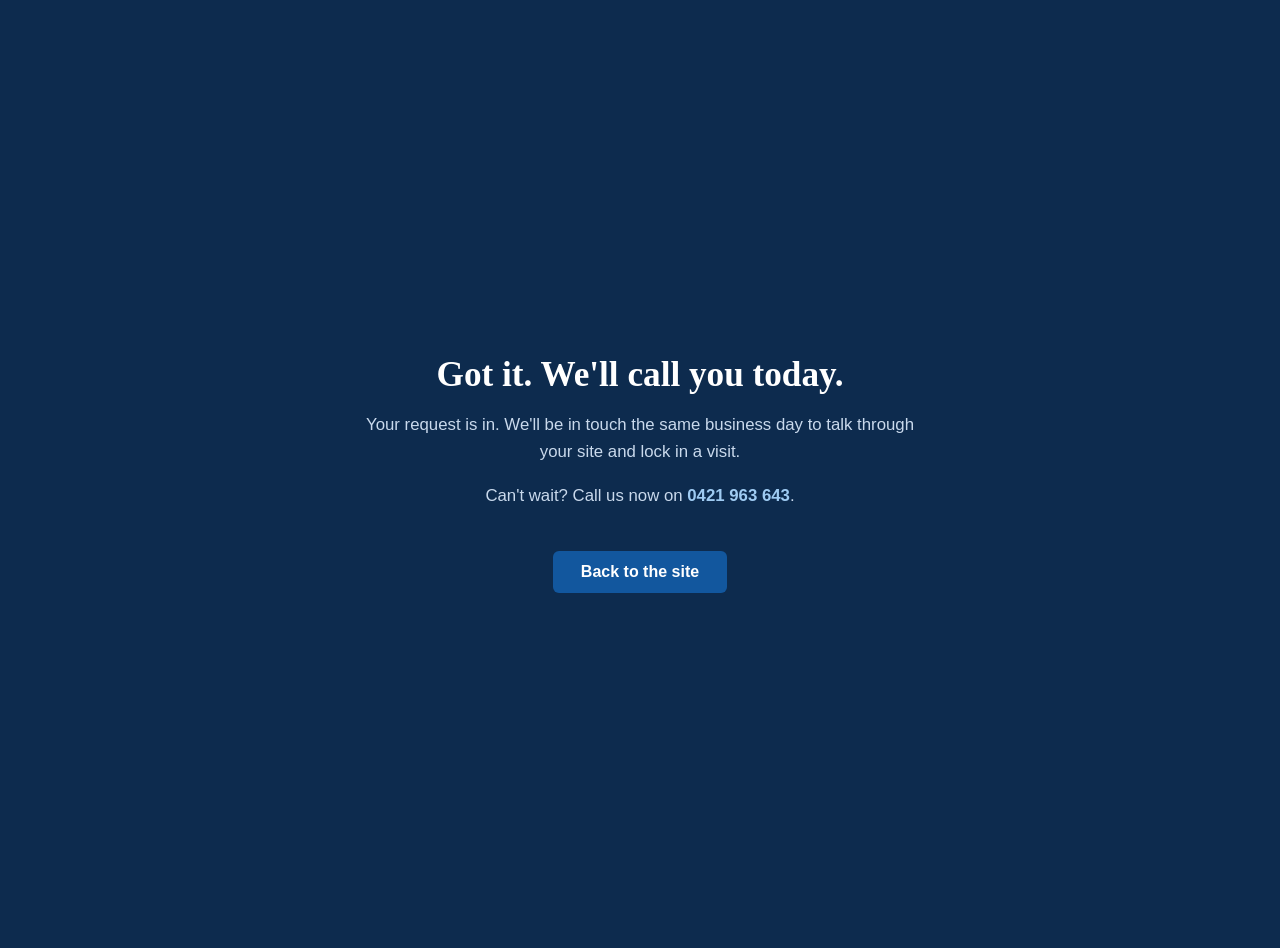
<file: thanks.html>
<!DOCTYPE html>
<html lang="en">
<head>
<meta charset="UTF-8">
<meta name="viewport" content="width=device-width, initial-scale=1.0">
<title>Thanks | Warden Security</title>
<style>
  body{margin:0;font-family:Segoe UI,Arial,sans-serif;background:#0d2b4e;color:#fff;display:flex;align-items:center;justify-content:center;min-height:100vh;text-align:center;padding:24px}
  .card{max-width:560px}
  h1{font-family:Georgia,serif;font-size:2.2rem;margin:0 0 12px}
  p{color:#c9d9ec;font-size:1.05rem;line-height:1.6}
  a.btn{display:inline-block;margin-top:24px;background:#12579e;color:#fff;text-decoration:none;padding:12px 28px;border-radius:6px;font-weight:600}
  .phone{color:#9fcbf2;font-weight:700;text-decoration:none}
</style>
</head>
<body>
  <div class="card">
    <h1>Got it. We'll call you today.</h1>
    <p>Your request is in. We'll be in touch the same business day to talk through your site and lock in a visit.</p>
    <p>Can't wait? Call us now on <a class="phone" href="tel:0421963643">0421 963 643</a>.</p>
    <a class="btn" href="https://wardensecurity.com.au">Back to the site</a>
  </div>
</body>
</html>
</file>
<file: styles.css>
/* Layout: full-bleed photo hero, ruled sections, red + gold on warm ink. */
:root{
  --paper:#F8F6FC;
  --surface:#FFFFFF;
  --ink:#17121F;
  --muted:#625A70;
  --line:#E4DEEE;
  --red:#6D28D9;
  --red-deep:#5B21B6;
  --red-tint:#F1EAFD;
  --gold:#6D28D9;
  --gold-text:#6D28D9;
  --on-red:#FFFFFF;
  --ok:#1E7A46;
  --plum:#6D28D9;
  --font:Calibri,Carlito,"Segoe UI",Arial,sans-serif;
  --s-1:.875rem; --s0:1.0625rem; --s1:1.25rem; --s2:1.6rem; --s3:clamp(1.8rem,4vw,2.4rem); --s4:clamp(2.5rem,6.5vw,4.4rem);
}
@media (prefers-color-scheme:dark){:root:not([data-theme="light"]){
  --paper:#120E1A;--surface:#1D1729;--ink:#F1EDF8;--muted:#ABA2BC;--line:#352C45;
  --red:#A78BFA;--red-deep:#7C3AED;--red-tint:#2A1F45;--gold:#A78BFA;--gold-text:#A78BFA;--ok:#4CC27F;--plum:#C4B5FD;color-scheme:dark}}
:root[data-theme="dark"]{
  --paper:#120E1A;--surface:#1D1729;--ink:#F1EDF8;--muted:#ABA2BC;--line:#352C45;
  --red:#A78BFA;--red-deep:#7C3AED;--red-tint:#2A1F45;--gold:#A78BFA;--gold-text:#A78BFA;--ok:#4CC27F;--plum:#C4B5FD;color-scheme:dark}

*{box-sizing:border-box}
body{background:var(--paper);color:var(--ink);font-family:var(--font);font-size:var(--s0);line-height:1.55;margin:0}
img{max-width:100%}
.wrap{max-width:1100px;margin:0 auto;padding-left:max(16px,env(safe-area-inset-left,0px));padding-right:max(16px,env(safe-area-inset-right,0px))}
h1,h2,h3{line-height:1.08;text-wrap:balance;margin:0}
p{margin:0}
a{color:var(--red)}
:focus-visible{outline:3px solid var(--gold);outline-offset:3px}
.eyebrow{font-size:var(--s-1);font-weight:700;letter-spacing:.14em;text-transform:uppercase;color:var(--gold-text)}

/* header */
.topbar{position:sticky;top:env(safe-area-inset-top,0px);z-index:10;background:#120B1C;border-bottom:3px solid var(--gold)}
.topbar .wrap{display:flex;align-items:center;justify-content:space-between;gap:16px;padding-block:10px}
.brand{display:flex;align-items:center;gap:12px;text-decoration:none;color:#FFFFFF}
.brand svg{width:34px;height:40px;flex:none}
.brand .word{display:grid;line-height:1}
.brand .name{font-weight:700;font-size:1.35rem;letter-spacing:.18em}
.brand .tag{font-size:.72rem;letter-spacing:.14em;text-transform:uppercase;color:#D9B45E;margin-top:4px}
.nav{display:flex;gap:22px;align-items:center}
.nav a{color:#F1EDF8;text-decoration:none;font-size:var(--s-1);font-weight:700;padding-block:6px;border-bottom:2px solid transparent}
.nav a:hover{color:#D9B45E}
.nav a[aria-current="page"]{border-bottom-color:#D9B45E;color:#FFFFFF}
.nav .btn{border-bottom:0}

.menu-sm{display:none}
@media (min-width:861px){.menu-sm{display:none !important}}
@media (max-width:860px){
  .menu-sm{display:flex;gap:6px;overflow-x:auto;background:#120B1C;padding-block:0 10px}
  .menu-sm a{flex:none;color:#F1EDF8;text-decoration:none;font-size:var(--s-1);font-weight:700;padding:6px 12px;border:1px solid #43365A;border-radius:2px}
  .menu-sm a[aria-current="page"]{border-color:#D9B45E;color:#D9B45E}
}

.btn{display:inline-flex;align-items:center;justify-content:center;gap:8px;border:0;cursor:pointer;font:inherit;font-weight:700;text-decoration:none;background:var(--red);color:var(--on-red);padding:12px 22px;border-radius:2px}
.btn:hover{background:var(--red-deep)}
.btn.small{padding:8px 14px;font-size:var(--s-1)}
.btn.gold{background:#C9A04A;color:#1A1214}
.btn.gold:hover{background:#D9B45E}
.btn.line{background:transparent;color:inherit;box-shadow:inset 0 0 0 2px currentColor}
.btn.line:hover{background:rgba(255,255,255,.1)}

/* photo hero */
.hero{position:relative;background:#120B1C;color:#FFFFFF;overflow:hidden}
.hero img.bg{position:absolute;inset:0;width:100%;height:100%;object-fit:cover;object-position:62% 40%}
.hero::after{content:"";position:absolute;inset:0;background:
  linear-gradient(90deg,rgba(18,11,28,.94) 0%,rgba(18,11,28,.82) 38%,rgba(76,29,149,.35) 70%,rgba(18,11,28,.15) 100%),
  linear-gradient(0deg,rgba(18,11,28,.7) 0%,rgba(18,11,28,0) 40%)}
@media (max-width:760px){.hero::after{background:linear-gradient(0deg,rgba(18,11,28,.96) 30%,rgba(18,11,28,.55) 70%,rgba(18,11,28,.25) 100%)}.hero img.bg{object-position:68% 30%}}
.hero .wrap{position:relative;z-index:1;padding-block:clamp(72px,12vw,140px) clamp(56px,9vw,104px)}
@media (max-width:760px){.hero .wrap{padding-block:200px 48px}}
.hero .copy{max-width:36rem;display:grid;gap:20px}
.hero .eyebrow{color:#D9B45E}
.hero h1{font-size:var(--s4);font-weight:700;letter-spacing:-.01em}
.hero h1 em{font-style:normal;color:#D9B45E}
.hero .lede{font-size:var(--s1);color:#E4DDF2;max-width:34ch}
.hero .ctas{display:flex;flex-wrap:wrap;gap:12px;margin-top:4px}
.hero .facts{display:flex;flex-wrap:wrap;gap:8px 24px;padding-top:18px;border-top:1px solid rgba(217,180,94,.45);font-size:var(--s-1);color:#E4DDF2}
.hero .facts b{color:#D9B45E}

/* page header (inner pages) */
.page-head{background:#120B1C;color:#FFFFFF;border-bottom:1px solid var(--line)}
.page-head .wrap{padding-block:56px 48px;display:grid;gap:14px;max-width:1100px}
.page-head .eyebrow{color:#D9B45E}
.page-head h1{font-size:var(--s4)}
.page-head p{color:#E4DDF2;font-size:var(--s1);max-width:40rem}

/* sections */
section.band{padding-block:64px}
section.band + section.band{border-top:1px solid var(--line)}
.sec-head{display:grid;gap:10px;max-width:42rem;margin-bottom:32px}
.sec-head h2{font-size:var(--s3)}
.sec-head p{color:var(--muted);font-size:var(--s1)}

/* three offers on home */
.offers{display:grid;grid-template-columns:repeat(3,1fr);gap:20px}
@media (max-width:860px){.offers{grid-template-columns:1fr}}
.offer{background:var(--surface);border:1px solid var(--line);border-top:4px solid var(--red);padding:22px;display:grid;gap:10px;align-content:start;min-width:0}
.offer h3{font-size:var(--s1)}
.offer p{color:var(--muted)}
.offer a{font-weight:700;text-decoration:none}
.offer a:hover{text-decoration:underline}

/* steps (real sequence) */
.steps{display:grid;grid-template-columns:repeat(4,1fr);border-top:3px solid var(--gold)}
@media (max-width:860px){.steps{grid-template-columns:1fr 1fr}}
@media (max-width:480px){.steps{grid-template-columns:1fr}}
.step{padding:20px 20px 24px 0;display:grid;gap:8px;align-content:start;min-width:0}
.step + .step{padding-left:20px;border-left:1px solid var(--line)}
@media (max-width:860px){.step:nth-child(3){padding-left:0;border-left:0}}
@media (max-width:480px){.step,.step + .step{padding-left:0;border-left:0;border-top:1px solid var(--line)}.step:first-child{border-top:0}}
.step .n{font-weight:700;color:var(--red);font-size:var(--s-1);letter-spacing:.1em;text-transform:uppercase}
.step h3{font-size:var(--s1)}
.step p{color:var(--muted)}

/* class day timetable */
.split{display:grid;grid-template-columns:1fr 1fr;gap:48px;align-items:start}
@media (max-width:860px){.split{grid-template-columns:1fr;gap:32px}}
.split > *{min-width:0}
.ticket{background:var(--surface);border:1px solid var(--line);border-top:6px solid var(--red)}
.ticket header{padding:18px 20px 10px;display:flex;justify-content:space-between;align-items:baseline;gap:12px;flex-wrap:wrap}
.ticket h2{font-size:var(--s1)}
.price{font-weight:700;color:var(--gold-text);font-size:var(--s1)}
.ticket ol{list-style:none;margin:0;padding:0 20px 8px}
.ticket li{display:grid;grid-template-columns:5.6rem 1fr;gap:12px;padding:11px 0;border-top:1px dashed var(--line)}
.ticket time{font-variant-numeric:tabular-nums;font-weight:700;color:var(--muted)}
.ticket li.brk{color:var(--muted);font-style:italic}
.ticket li.eve time{color:var(--red)}
.ticket footer{padding:12px 20px 18px;font-size:var(--s-1);color:var(--muted)}
.prose{display:grid;gap:16px}
.prose h2{font-size:var(--s3)}
.prose p{color:var(--muted);max-width:60ch}
.ticks{display:grid;gap:8px;margin:0;padding:0;list-style:none}
.ticks li{padding-left:22px;position:relative}
.ticks li::before{content:"";position:absolute;left:0;top:.62em;width:10px;height:3px;background:var(--gold)}

/* fit check */
.fit{display:grid;grid-template-columns:1fr 1fr;gap:32px}
@media (max-width:700px){.fit{grid-template-columns:1fr}}
.fit h3{font-size:var(--s1);margin-bottom:12px}
.fit ul{margin:0;padding:0;list-style:none;display:grid;gap:10px}
.fit li{display:grid;grid-template-columns:22px 1fr;gap:8px}
.fit .yes::before{content:"✓";color:var(--ok);font-weight:700}
.fit .no::before{content:"✕";color:var(--red);font-weight:700}

/* employer pitch */
.guarantee{font-size:var(--s3);font-weight:700;line-height:1.15;text-wrap:balance}
.guarantee span{color:var(--red)}
.list-rules{margin:0;padding:0;list-style:none;display:grid;gap:14px}
.list-rules li{border-top:1px solid var(--line);padding-top:12px}
.list-rules b{display:block}
.list-rules small{color:var(--muted);font-size:var(--s0)}

/* CTA strip */
.cta-strip{background:var(--red);color:#FFFFFF}
.cta-strip .wrap{padding-block:44px;display:flex;flex-wrap:wrap;align-items:center;justify-content:space-between;gap:20px}
.cta-strip h2{font-size:var(--s2);max-width:30rem}

/* form */
.form-card{background:var(--surface);border:1px solid var(--line);border-top:6px solid var(--red);padding:24px;display:grid;gap:18px;min-width:0}
.field{display:grid;gap:6px}
.field label{font-weight:700}
.field input,.field select{font:inherit;color:var(--ink);background:var(--paper);border:1px solid var(--line);border-bottom:2px solid var(--muted);border-radius:2px;padding:11px 12px;width:100%;min-width:0}
.field input:focus,.field select:focus{outline:none;border-bottom-color:var(--red);box-shadow:0 2px 0 0 var(--red)}
.field [aria-invalid="true"]{border-bottom-color:var(--red);background:var(--red-tint)}
.err{color:var(--red);font-size:var(--s-1);font-weight:700}
.consent{display:grid;grid-template-columns:20px 1fr;gap:10px;font-size:var(--s-1);color:var(--muted);align-items:start}
.consent input{margin-top:3px;accent-color:var(--red)}
.status{font-weight:700;padding:12px 14px;border-left:4px solid var(--red);background:var(--red-tint)}
.done{display:grid;gap:10px}
.done h3{font-size:var(--s2)}
.phone{display:grid;gap:4px;font-size:var(--s1)}
.phone b{font-variant-numeric:tabular-nums;user-select:all}

footer.site{background:#120B1C;color:#ABA2BC;border-top:3px solid #C9A04A;font-size:var(--s-1)}
footer.site .wrap{padding-block:28px;display:flex;flex-wrap:wrap;justify-content:space-between;gap:12px}
footer.site a{color:#F1EDF8;text-decoration:none;margin-right:16px}
footer.site a:hover{color:#D9B45E}

/* track choice on sign-up */
.track{border:0;margin:0;padding:0;display:grid;gap:10px;min-width:0}
.track legend{font-weight:700;margin-bottom:8px;padding:0}
.track label{display:grid;grid-template-columns:20px 1fr;gap:10px;align-items:start;padding:12px 14px;border:1px solid var(--line);border-radius:2px;cursor:pointer;background:var(--paper)}
.track label:has(input:checked){border-color:var(--red);box-shadow:inset 4px 0 0 var(--red)}
.track input{margin-top:4px;accent-color:var(--red)}
.track small{display:block;color:var(--muted);font-size:var(--s-1)}
.prose h3{font-size:var(--s1);margin-top:6px}
.senior-band{background:var(--surface)}
@media (max-width:860px){.nav a.link{display:none}}

/* trainer avatar */
.trainer{display:flex;align-items:center;gap:14px}
.trainer img{width:64px;height:64px;border-radius:50%;object-fit:cover;border:3px solid var(--gold);flex:none}

/* contact page */
.contact-block{display:grid;gap:6px;padding-bottom:18px;border-bottom:1px solid var(--line)}
.contact-block:last-child{border-bottom:0}
.contact-block .big{font-size:var(--s2);color:var(--ink)}
.contact-block .big b{font-variant-numeric:tabular-nums;user-select:all}
.field textarea{font:inherit;color:var(--ink);background:var(--paper);border:1px solid var(--line);border-bottom:2px solid var(--muted);border-radius:2px;padding:11px 12px;width:100%;min-width:0;resize:vertical}
.field textarea:focus{outline:none;border-bottom-color:var(--red);box-shadow:0 2px 0 0 var(--red)}
.ctas-row{display:flex;flex-wrap:wrap;align-items:center;gap:24px}

/* Hormozi-style offer blocks */
.hero .scarcity{font-size:var(--s-1);color:#E4DDF2;padding-top:14px;border-top:1px solid rgba(217,180,94,.45)}
.hero .scarcity b{color:#D9B45E}
.stack{background:var(--surface);border:1px solid var(--line);border-top:6px solid var(--red)}
.stack-row{display:grid;grid-template-columns:1fr auto;gap:16px;align-items:center;padding:16px 20px;border-bottom:1px dashed var(--line)}
.stack-row h3{font-size:var(--s1)}
.stack-row p{color:var(--muted)}
.stack-row > div{min-width:0}
.stack-val{font-weight:700;color:var(--gold-text);text-transform:uppercase;letter-spacing:.1em;font-size:var(--s-1)}
.stack-total{display:flex;justify-content:space-between;align-items:baseline;padding:18px 20px;background:var(--red-tint)}
.stack-total span{font-weight:700;font-size:var(--s1)}
.stack-total b{font-size:var(--s3);color:var(--red);font-variant-numeric:tabular-nums}
.cta-inline{display:flex;flex-wrap:wrap;align-items:center;gap:16px;margin-top:28px;color:var(--muted);font-size:var(--s-1);font-weight:700}
.promise-band{background:#120B1C;color:#FFFFFF}
.promise{display:grid;grid-template-columns:auto 1fr;gap:32px;align-items:center}
@media (max-width:600px){.promise{grid-template-columns:1fr}}
.promise .seal svg{width:110px;height:130px;display:block}
.promise .eyebrow{color:#D9B45E}
.promise h2{font-size:var(--s3)}
.promise p{color:#E4DDF2}
.faq{display:grid;gap:0;border-top:1px solid var(--line)}
.faq details{border-bottom:1px solid var(--line);padding:14px 0}
.faq summary{font-weight:700;cursor:pointer;list-style:none;display:flex;justify-content:space-between;gap:12px}
.faq summary::-webkit-details-marker{display:none}
.faq summary::after{content:"+";color:var(--red);font-size:1.3rem;line-height:1}
.faq details[open] summary::after{content:"\2212"}
.faq details p{color:var(--muted);margin-top:8px}
.sticky-cta{display:none}
@media (max-width:860px){
  .sticky-cta{display:flex;flex-direction:column;align-items:center;position:fixed;left:0;right:0;bottom:0;z-index:20;background:var(--red);color:#FFFFFF;text-decoration:none;font-weight:700;font-size:var(--s1);padding-top:12px;padding-bottom:calc(12px + env(safe-area-inset-bottom,0px));padding-left:max(16px,env(safe-area-inset-left,0px));padding-right:max(16px,env(safe-area-inset-right,0px));border-top:3px solid #C9A04A}
  .sticky-cta small{font-size:var(--s-1);font-weight:400;opacity:.9}
  footer.site{padding-bottom:84px}
}

/* Gold toned down: kept only on the logo, the hero headline accent, the nav underline and the photo ring */
.eyebrow{color:var(--red)}
.hero .eyebrow,.page-head .eyebrow,.promise .eyebrow{color:#D9CCF7}
.topbar{border-bottom-color:var(--red)}
footer.site{border-top-color:var(--red)}
.steps{border-top-color:var(--ink)}
.ticks li::before{background:var(--red)}
.stack-val,.price{color:var(--red)}
.hero .facts b,.hero .scarcity b{color:#FFFFFF}
.hero .facts,.hero .scarcity{border-top-color:rgba(255,255,255,.25)}
.brand .tag{color:#BDB3D0}
.btn.gold{background:#FFFFFF;color:#5B21B6}
.btn.gold:hover{background:#F1EDF8}
.sticky-cta{border-top-color:#5B21B6}
:focus-visible{outline-color:var(--red)}

/* All gold removed */
.hero h1 em{color:#C4B5FD}
.nav a:hover{color:#C4B5FD}
.nav a[aria-current="page"]{border-bottom-color:#A78BFA}
.menu-sm a[aria-current="page"]{border-color:#A78BFA;color:#FFFFFF}
.trainer img{border-color:var(--red)}
.brand .tag{color:#BDB3D0}
footer.site a:hover{color:#C4B5FD}

/* Small hints of purple */
.hero::after{background:
  linear-gradient(90deg,rgba(18,11,28,.94) 0%,rgba(18,11,28,.82) 38%,rgba(91,33,182,.38) 72%,rgba(18,11,28,.15) 100%),
  linear-gradient(0deg,rgba(18,11,28,.7) 0%,rgba(18,11,28,0) 40%)}
@media (max-width:760px){.hero::after{background:linear-gradient(0deg,rgba(18,11,28,.96) 30%,rgba(55,20,95,.55) 70%,rgba(18,11,28,.25) 100%)}}
.hero h1 em{color:#C4B5FD}
.nav a:hover,footer.site a:hover{color:#C4B5FD}
.nav a[aria-current="page"]{border-bottom-color:#A78BFA}
.menu-sm a[aria-current="page"]{border-color:#A78BFA}
.step .n{color:var(--plum)}
.trainer img{border-color:var(--plum)}
.promise-band{background:linear-gradient(120deg,#120B1C 55%,#3B1A6E 100%)}

/* P4 logo */
.brand svg{width:40px;height:40px}
.brand .name{font-family:'Italiana',Georgia,serif;font-weight:400;font-size:1.55rem;letter-spacing:.3em}
.brand .tag{font-family:'Tenor Sans',var(--font);color:#A78BFA;letter-spacing:.18em}
.promise .seal svg{width:120px;height:120px}
@media (max-width:480px){.brand .tag{display:none}.brand .name{font-size:1.35rem;letter-spacing:.24em}}
/* Match the P4 logo type: Italiana for big headings, Tenor Sans for everything else */
:root{--font:'Tenor Sans',Calibri,Carlito,"Segoe UI",sans-serif;--display:'Italiana',Georgia,serif}
h1,h2{font-family:var(--display);font-weight:400;letter-spacing:.02em}
.hero h1{font-weight:400;letter-spacing:.01em}
h3{font-family:var(--font);font-weight:400;letter-spacing:.02em}
.eyebrow{font-weight:400;letter-spacing:.22em}
.btn{font-weight:400;letter-spacing:.06em}

/* P5 logo: Marcellus wordmark with the diamond A, Tenor Sans text */
:root{--display:'Marcellus',Georgia,serif}
h1,h2{letter-spacing:.01em}
.brand .name{font-family:'Marcellus',Georgia,serif;font-weight:400;font-size:1.95rem;letter-spacing:.14em;display:flex;align-items:flex-end;line-height:1}
.brand .name svg.a{width:.66em;height:.74em;margin:0 .14em 0 0;flex:none;color:#FFFFFF;position:relative;top:-.04em}
.brand .tag{color:#C9A961}
.promise .seal svg{width:120px;height:120px}
@media (max-width:480px){.brand .name{font-size:1.6rem;letter-spacing:.12em}.brand .tag{display:block;font-size:.56rem;letter-spacing:.1em;margin-top:5px}.brand .name svg.a{width:.68em;height:.76em}}
.brand .tag{white-space:nowrap}.nav .btn{white-space:nowrap}
@media (max-width:380px){.brand .tag{font-size:.5rem;letter-spacing:.06em}.brand .name{font-size:1.45rem}.nav .btn{padding-left:14px;padding-right:14px}}
/* A alignment fix: sit the A on the text baseline at Marcellus cap height (works in Safari too) */
html{-webkit-text-size-adjust:100%;text-size-adjust:100%}
.brand .name{display:block;white-space:nowrap}
.brand .name svg.a{display:inline-block;vertical-align:baseline;position:static;top:auto;width:.678em;height:.715em;margin:0 .14em 0 0;overflow:visible}
@media (max-width:480px){.brand .name svg.a{width:.678em;height:.715em}}
.brand .tag{white-space:normal}
@media (max-width:480px){.brand .tag{font-size:clamp(.5rem,2.4vw,.62rem);letter-spacing:.08em}}
/* Phone fit fixes */
.topbar{top:0}
@media (max-width:860px){
  .topbar .wrap.menu-sm{display:grid;grid-template-columns:repeat(3,minmax(0,1fr));gap:6px;overflow:visible;padding-block:0 10px}
  .menu-sm a{text-align:center;padding:8px 4px;white-space:nowrap;font-weight:400}
  .page-head .wrap{padding-block:32px 32px}
  .ticket li{grid-template-columns:4.2rem 1fr}
}
@media (max-width:860px){.topbar{position:static}}
/* Sign-up countdown */
.hero .countdown{display:grid;gap:10px;padding-top:14px;border-top:1px solid rgba(255,255,255,.25);max-width:30rem}
.hero .cd-label{font-size:var(--s-1);letter-spacing:.14em;text-transform:uppercase;color:#C9A961}
.hero .cd-units{display:grid;grid-template-columns:repeat(4,minmax(0,1fr));gap:8px}
.hero .cd-units span{display:grid;justify-items:center;gap:2px;padding:10px 4px;background:rgba(18,11,28,.55);border:1px solid rgba(255,255,255,.18)}
.hero .cd-units b{font-family:var(--display,'Marcellus',Georgia,serif);font-weight:400;font-size:clamp(1.5rem,5vw,2.1rem);line-height:1;color:#FFFFFF;font-variant-numeric:tabular-nums}
.hero .cd-units small{font-size:.72rem;letter-spacing:.12em;text-transform:uppercase;color:#D9CCF7}
.hero .cd-note{font-size:var(--s-1);color:#E4DDF2}
.hero .cd-note b{color:#FFFFFF}
.cd-inline{white-space:nowrap}

/* Sticky sign-up bar with countdown */
.sticky-cta{display:none !important}
.cd-bar{position:fixed;left:0;right:0;bottom:0;z-index:20;background:#120B1C;color:#FFFFFF;border-top:3px solid #6D28D9;padding-top:10px;padding-bottom:calc(10px + env(safe-area-inset-bottom,0px))}
.cd-bar .wrap{display:flex;align-items:center;justify-content:center;gap:14px 18px}
.cd-bar .cd-label{margin:0;font-size:.8rem;letter-spacing:.14em;text-transform:uppercase;color:#C9A961;white-space:nowrap}
.cd-bar .cd-units{display:flex;gap:6px}
.cd-bar .cd-units[hidden]{display:none}
.cd-bar .cd-units span{display:grid;justify-items:center;min-width:3.1rem;padding:4px 6px;background:rgba(255,255,255,.06);border:1px solid rgba(255,255,255,.16)}
.cd-bar .cd-units b{font-family:var(--display,'Marcellus',Georgia,serif);font-weight:400;font-size:1.35rem;line-height:1.1;color:#FFFFFF;font-variant-numeric:tabular-nums}
.cd-bar .cd-units small{font-size:.6rem;letter-spacing:.12em;text-transform:uppercase;color:#D9CCF7}
.cd-bar .btn{white-space:nowrap;background:#6D28D9;color:#FFFFFF}
.cd-bar .btn:hover{background:#5B21B6}
.cd-bar ~ footer.site{padding-bottom:96px}
@media (max-width:640px){
  .cd-bar .wrap{display:grid;grid-template-columns:minmax(0,1fr) auto;gap:4px 10px;justify-content:stretch}
  .cd-bar .cd-label{grid-column:1;font-size:.62rem}
  .cd-bar .cd-units{grid-column:1;gap:4px}
  .cd-bar .cd-units span{min-width:0;flex:1 1 0;padding:3px 2px}
  .cd-bar .cd-units b{font-size:1.05rem}
  .cd-bar .cd-units small{font-size:.52rem;letter-spacing:.08em}
  .cd-bar .btn{grid-column:2;grid-row:1 / span 2;padding:10px 12px;font-size:.85rem;letter-spacing:.02em;white-space:normal;text-align:center;max-width:8.5rem;line-height:1.2}
  .cd-bar ~ footer.site{padding-bottom:110px}
}

/* No Stay, No Pay Guarantee */
.guarantee-note{margin:14px 0 0;color:var(--muted);font-size:var(--s1);line-height:1.45;max-width:30rem}

/* Bring a friend */
.friend-note{margin-top:22px;padding:16px 18px;background:var(--surface);border:1px solid var(--line);border-top:4px solid #C9A961}
.friend-note h3{margin:0 0 6px}
.friend-note p{margin:0;color:var(--muted)}
.field label small{font-size:.85em;color:var(--muted);font-weight:400}

/* Make the hidden attribute always win over display rules */
[hidden]{display:none !important}

/* Wordmark in the How you win band */
.promise .seal-word{font-family:'Marcellus',Georgia,serif;font-size:3rem;letter-spacing:.14em;line-height:1;color:#FFFFFF;white-space:nowrap}
.promise .seal.seal-word svg{display:inline-block;vertical-align:baseline;width:.678em;height:.715em;margin:0 .14em 0 0;overflow:visible}
@media (max-width:600px){.promise .seal-word{font-size:2.4rem}}

/* Big steps (employers page) */
.steps.steps-big{border-top:0;gap:20px}
.steps-big .step,.steps-big .step + .step{background:var(--surface);border:1px solid var(--line);border-top:5px solid #6D28D9;border-radius:6px;padding:30px 26px 32px;gap:10px}
.steps-big .lbl{font-size:.8rem;letter-spacing:.18em;text-transform:uppercase;color:var(--muted)}
.steps-big .n{font-family:var(--display,'Marcellus',Georgia,serif);font-weight:400;font-size:4.5rem;line-height:.9;letter-spacing:0;text-transform:none;color:#6D28D9}
.steps-big h3{font-size:1.6rem;line-height:1.2;margin-top:6px}
.steps-big p{font-size:1.08rem;line-height:1.55}
@media (max-width:480px){.steps-big .step,.steps-big .step + .step{border-top:5px solid #6D28D9}.steps-big .n{font-size:3.6rem}}
.steps.steps-big{grid-template-columns:repeat(2,minmax(0,1fr))}
@media (max-width:600px){.steps.steps-big{grid-template-columns:1fr}}

/* Red crosses */
.fit .no::before{color:#DC2626}

/* Countdown bar moved to the top */
.cd-bar{position:sticky;top:0;bottom:auto;left:auto;right:auto;z-index:30;border-top:0;border-bottom:3px solid #6D28D9;padding-top:calc(10px + env(safe-area-inset-top,0px));padding-bottom:10px}
.cd-bar + .topbar{position:static}
.cd-bar ~ footer.site{padding-bottom:0}
@media (max-width:640px){.cd-bar ~ footer.site{padding-bottom:0}}

/* Smaller countdown bar, header sticky under it */
.cd-bar{height:50px;box-sizing:border-box;padding-top:0;padding-bottom:0;display:flex;align-items:center}
.cd-bar .wrap{display:flex;align-items:center;justify-content:center;gap:12px;width:100%}
.cd-bar .cd-label{font-size:.68rem;letter-spacing:.14em}
.cd-bar .cd-units{gap:4px}
.cd-bar .cd-units span{min-width:0;display:flex;align-items:baseline;gap:3px;padding:3px 7px}
.cd-bar .cd-units b{font-size:1.05rem;line-height:1}
.cd-bar .cd-units small{font-size:.55rem;letter-spacing:.08em}
.cd-bar .btn{padding:7px 14px;font-size:.85rem;line-height:1.2}
.cd-bar + .topbar{position:sticky;top:50px}
@media (max-width:640px){
  .cd-bar{height:auto;padding-top:calc(6px + env(safe-area-inset-top,0px));padding-bottom:6px}
  .cd-bar .wrap{display:flex;gap:8px;justify-content:space-between}
  .cd-bar .cd-label{display:none}
  .cd-bar .cd-units{gap:3px}
  .cd-bar .cd-units span{padding:3px 5px;gap:2px;flex:none}
  .cd-bar .cd-units b{font-size:.95rem}
  .cd-bar .cd-units small{font-size:.5rem;letter-spacing:.04em}
  .cd-bar .btn{padding:7px 10px;font-size:.78rem;max-width:none;white-space:nowrap;grid-row:auto;grid-column:auto}
}
@media (max-width:860px){.cd-bar + .topbar{position:static}}

/* Countdown bar under the header */
.topbar{position:sticky;top:0}
.cd-bar + .topbar{position:sticky;top:0}
.topbar + .cd-bar{position:sticky;top:70px;z-index:9}
@media (max-width:860px){.topbar{position:static}.topbar + .cd-bar{top:0}}

/* Bar sits exactly under the header; centred on phones */
.topbar + .cd-bar{top:var(--hdr,70px)}
@media (max-width:860px){.topbar + .cd-bar{top:0}}
@media (max-width:640px){.cd-bar .wrap{justify-content:center;gap:10px}}

/* Phone menu as a dropdown */
.m-menu{display:none}
@media (max-width:860px){
  .topbar .wrap{position:relative}
  .nav{display:none}
  .m-menu{display:block}
  .m-menu summary{list-style:none;cursor:pointer;color:#FFFFFF;font-size:.95rem;letter-spacing:.06em;padding:9px 16px;border:1px solid #6D28D9;border-radius:2px;display:flex;align-items:center;gap:8px}
  .m-menu summary::-webkit-details-marker{display:none}
  .m-menu summary::after{content:"";width:8px;height:8px;border-right:2px solid #FFFFFF;border-bottom:2px solid #FFFFFF;transform:rotate(45deg) translateY(-3px)}
  .m-menu[open] summary{background:#6D28D9}
  .m-menu[open] summary::after{transform:rotate(-135deg) translateY(-2px)}
  .m-menu-list{position:absolute;right:16px;left:16px;top:100%;z-index:60;display:grid;background:#120B1C;border:1px solid #43365A;border-top:3px solid #6D28D9;box-shadow:0 12px 30px rgba(0,0,0,.35)}
  .m-menu-list a{color:#F1EDF8;text-decoration:none;font-size:1.05rem;padding:14px 18px;border-bottom:1px solid #2A2238}
  .m-menu-list a:last-child{border-bottom:0;color:#FFFFFF;background:#6D28D9}
  .m-menu-list a[aria-current="page"]{color:#C9A961}
}

/* Header now short on phones, so keep it sticky there too */
@media (max-width:860px){.topbar{position:sticky;top:0}.topbar + .cd-bar{top:var(--hdr,64px)}}
.privacy-note{font-size:.85rem;line-height:1.45;color:var(--muted);margin:0}


/* Smaller text on phones */
@media (max-width:640px){
  :root{--s-1:.8rem;--s0:.95rem;--s1:1.08rem;--s2:1.35rem;--s3:1.6rem;--s4:2.15rem}
  body{line-height:1.5}
  .steps-big h3{font-size:1.3rem}
  .steps-big p{font-size:.95rem}
  .steps-big .n{font-size:3rem}
}

/* Email links */
.contact-block .big a,.phone a{overflow-wrap:anywhere}
.phone a{font-size:var(--s0)}
footer.site a{white-space:nowrap;display:inline-block}

/* Landing page: two path boxes (juniors / experienced) */
.hero .copy:has(.paths){max-width:46rem}
.paths{display:grid;grid-template-columns:1fr 1fr;gap:16px;margin-top:8px}
.path{display:flex;flex-direction:column;gap:10px;padding:24px;background:rgba(18,11,28,.72);border:1px solid rgba(217,180,94,.45);border-radius:4px;color:#FFFFFF;text-decoration:none;transition:border-color .15s,background .15s,transform .15s}
.path:hover,.path:focus-visible{border-color:#D9B45E;background:rgba(42,23,69,.85);transform:translateY(-2px)}
.path-tag{font-size:var(--s-1);font-weight:700;letter-spacing:.14em;text-transform:uppercase;color:#D9B45E}
.path h2{font-size:var(--s2);margin:0;color:#FFFFFF}
.path p{margin:0;color:#E4DDF2}
.path-note{font-size:var(--s-1);color:#ABA2BC}
.path-go{margin-top:auto;padding-top:6px;font-weight:700;color:#D9B45E}
@media (max-width:640px){.paths{grid-template-columns:1fr}}

/* Front page: story + three reasons */
.story{display:grid;grid-template-columns:minmax(0,1fr) minmax(0,1.6fr);gap:48px;align-items:start}
.story .sec-head{margin-bottom:0}
.story-text p{font-size:var(--s1);color:var(--ink)}
.story-text .story-punch{font-weight:700}
.story-text .story-sign{font-size:var(--s0);color:var(--gold-text);font-style:italic}
@media (max-width:860px){.story{grid-template-columns:1fr;gap:20px}}
.steps.steps-3{grid-template-columns:repeat(3,1fr)}
@media (max-width:860px){.steps.steps-3{grid-template-columns:1fr}.steps.steps-3 .step,.steps.steps-3 .step + .step{padding-left:0;border-left:0;border-top:1px solid var(--line)}.steps.steps-3 .step:first-child{border-top:0}}
.ctas-2{display:flex;flex-wrap:wrap;gap:12px}
.cta-strip .btn.line{color:#FFFFFF}

/* Front page hero: brand graphic instead of a photo */
.hero:has(.hero-art){background:radial-gradient(ellipse 70% 90% at 78% 45%,#2A1745 0%,#120B1C 70%)}
.hero:has(.hero-art)::after{display:none}
.hero-art{position:absolute;inset:0;overflow:hidden;pointer-events:none}
.hero-art .dmd{position:absolute;border:1.5px solid rgba(201,169,97,.22);transform:rotate(45deg)}
.hero-art .d1{width:420px;height:420px;right:-120px;top:-180px}
.hero-art .d2{width:260px;height:260px;right:260px;bottom:-150px;border-color:rgba(109,40,217,.45)}
.hero-art .d3{width:120px;height:120px;right:120px;bottom:120px;border-color:rgba(201,169,97,.18)}
.hero-art .d4{width:640px;height:640px;left:-380px;top:40px;border-color:rgba(109,40,217,.25)}
.hero-art .big-a{position:absolute;right:9%;top:50%;transform:translateY(-50%);width:clamp(180px,24vw,340px);height:auto;color:rgba(255,255,255,.12);overflow:visible}
@media (max-width:1100px){.hero-art .big-a{opacity:.5}}
@media (max-width:760px){.hero-art .big-a{display:none}.hero:has(.hero-art) .wrap{padding-top:96px}}

/* Free class page head with Jasper's photo */
.photo-head{position:relative;overflow:hidden}
.photo-head .wrap{position:relative;z-index:1;padding-block:clamp(64px,9vw,120px) clamp(56px,7vw,96px)}
.photo-head .ph-img{position:absolute;top:0;right:0;height:100%;width:52%;object-fit:cover;object-position:40% 42%}
.photo-head::after{content:"";position:absolute;inset:0;background:linear-gradient(90deg,#120B1C 0%,#120B1C 46%,rgba(18,11,28,.55) 58%,rgba(18,11,28,.1) 80%,rgba(18,11,28,.05) 100%)}
.photo-head h1,.photo-head p{max-width:34rem}
@media (max-width:760px){
  .photo-head .ph-img{width:100%;height:300px;object-position:40% 42%}
  .photo-head::after{background:linear-gradient(180deg,rgba(18,11,28,.1) 0,rgba(18,11,28,.25) 160px,#120B1C 300px)}
  .photo-head .wrap{padding-top:270px}
}
</file>
